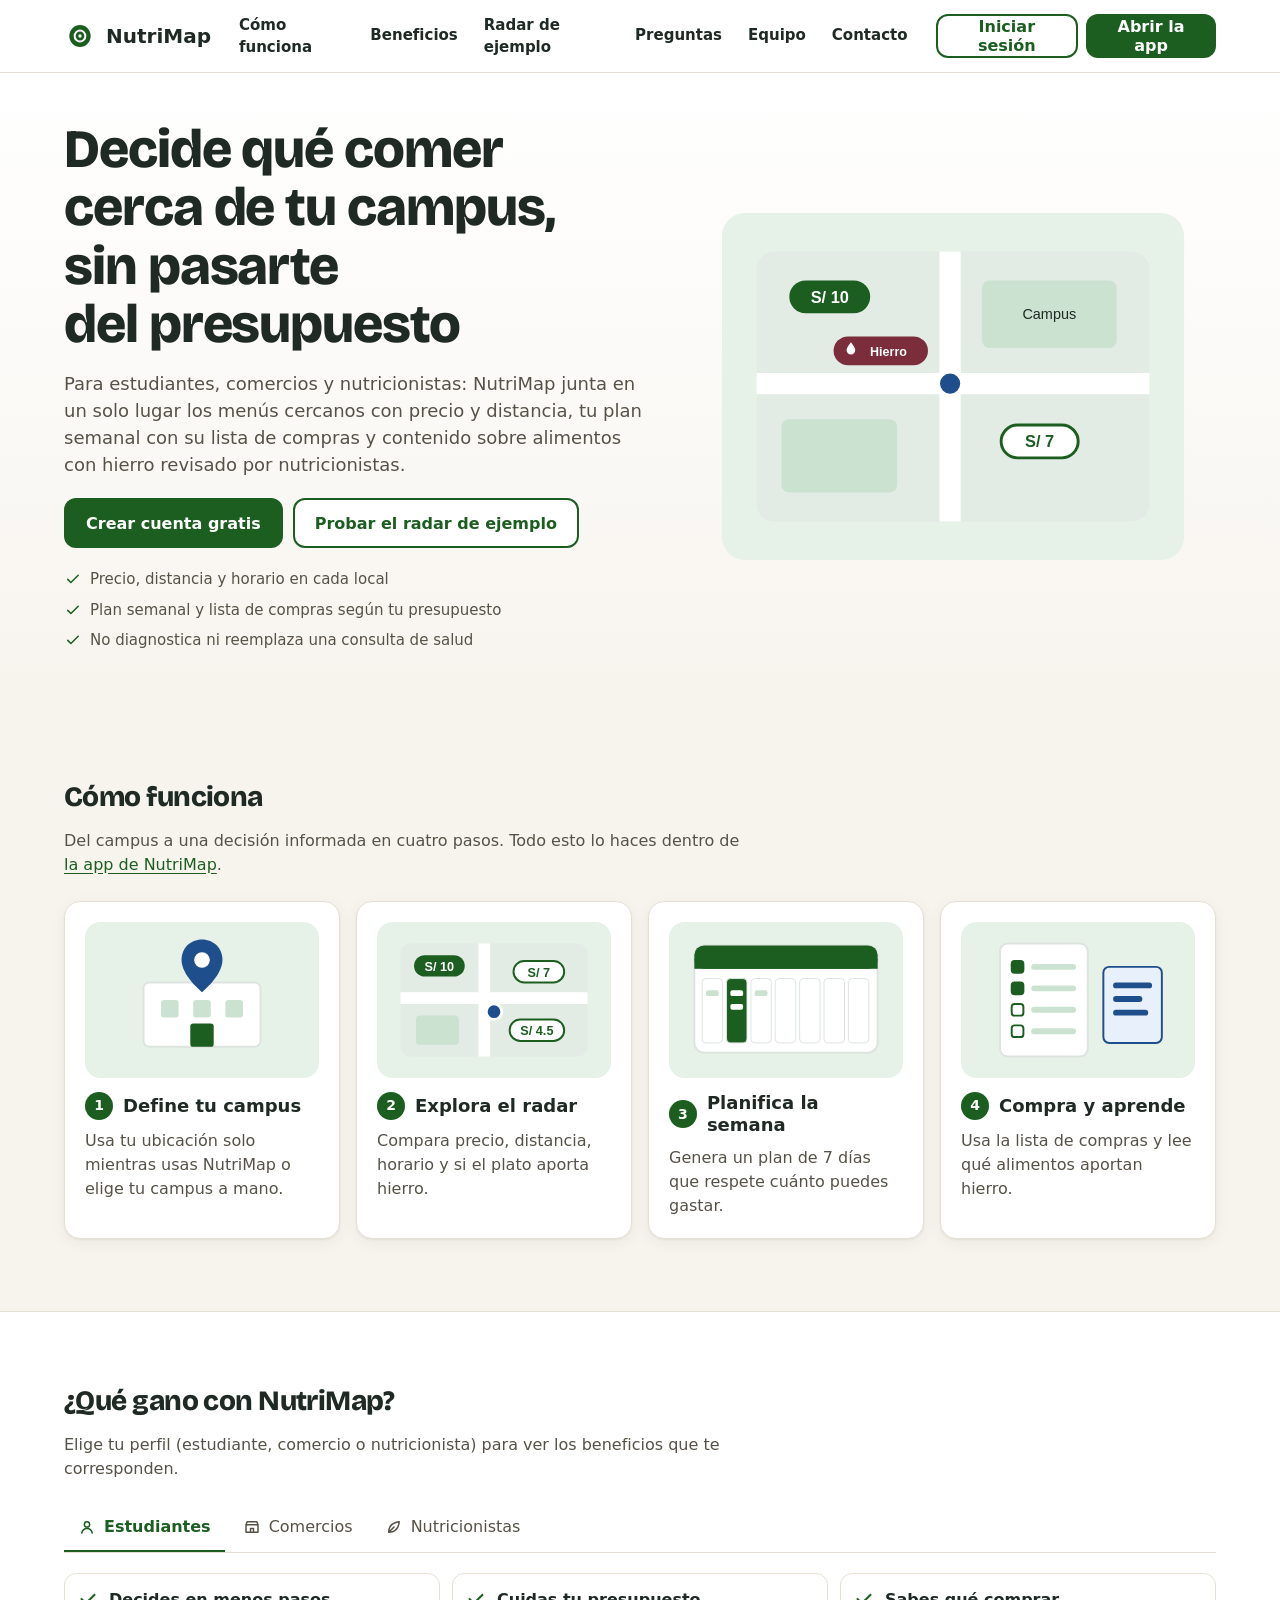
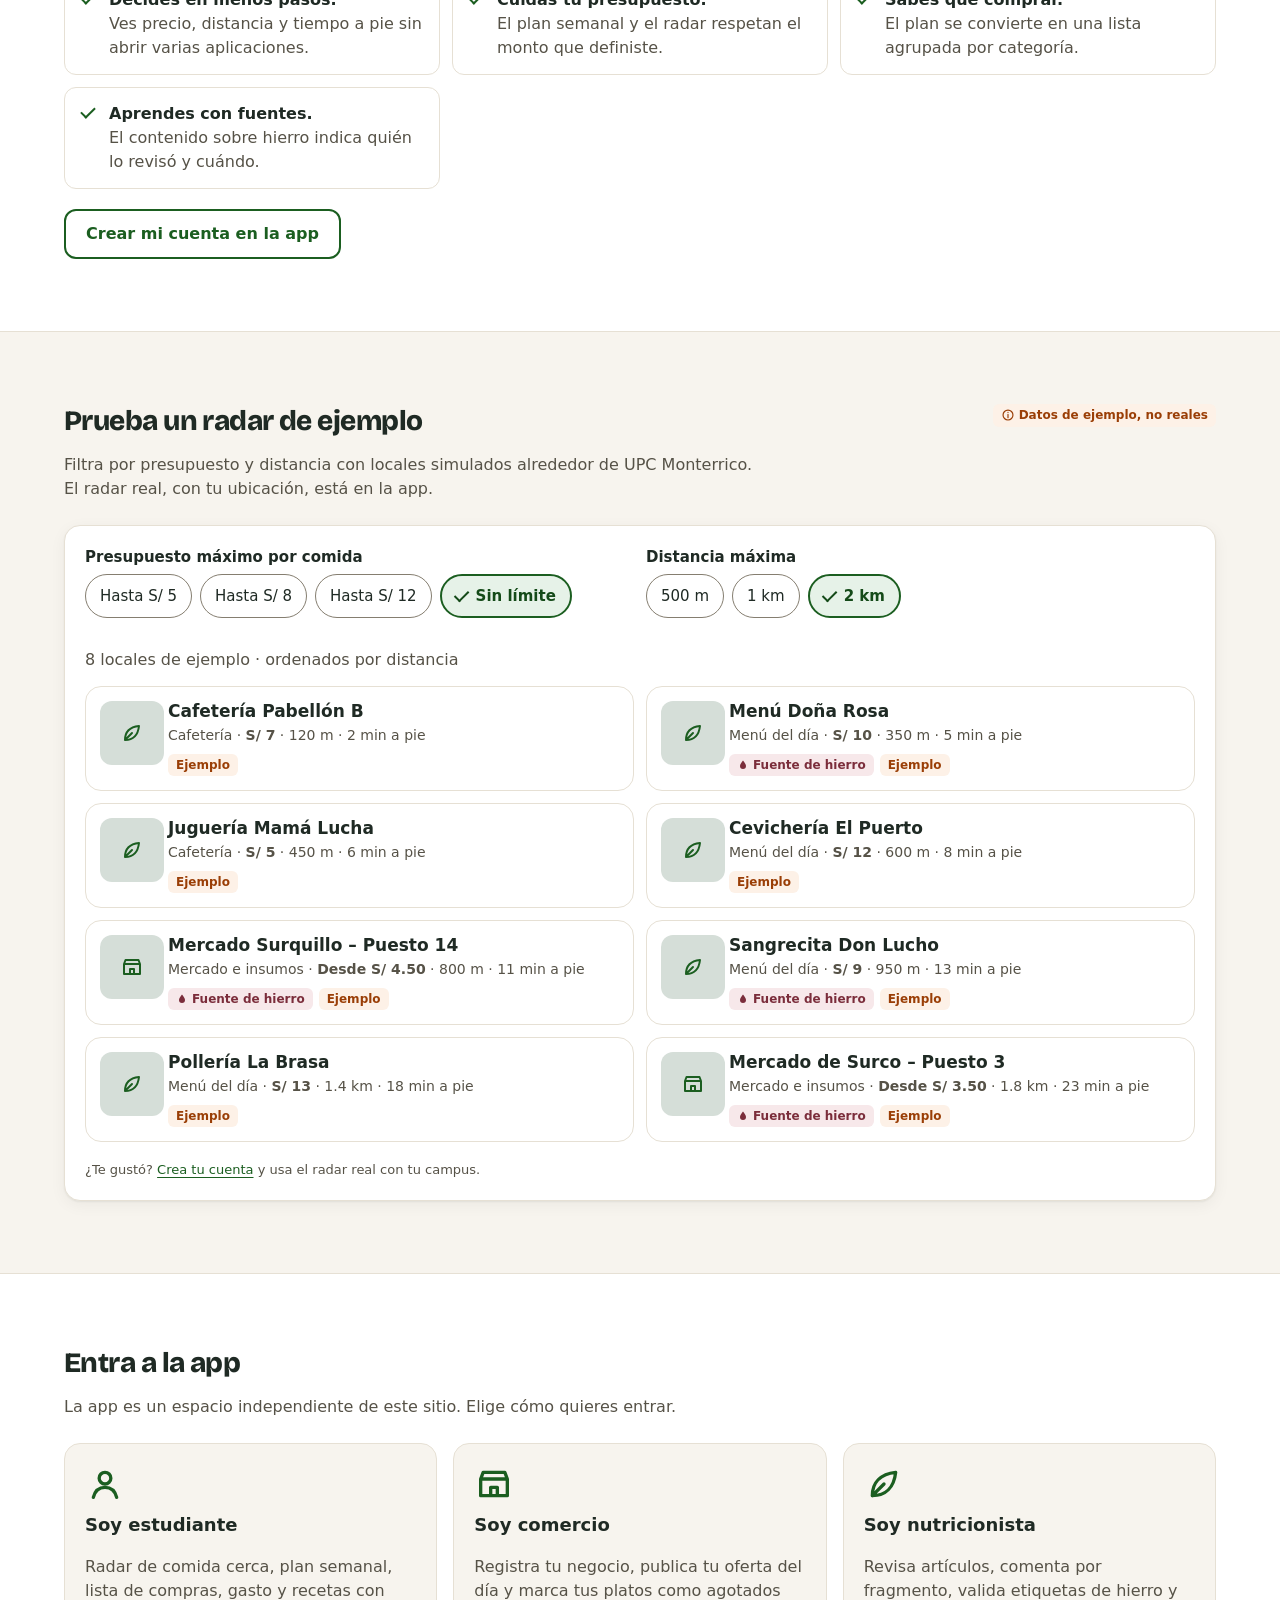
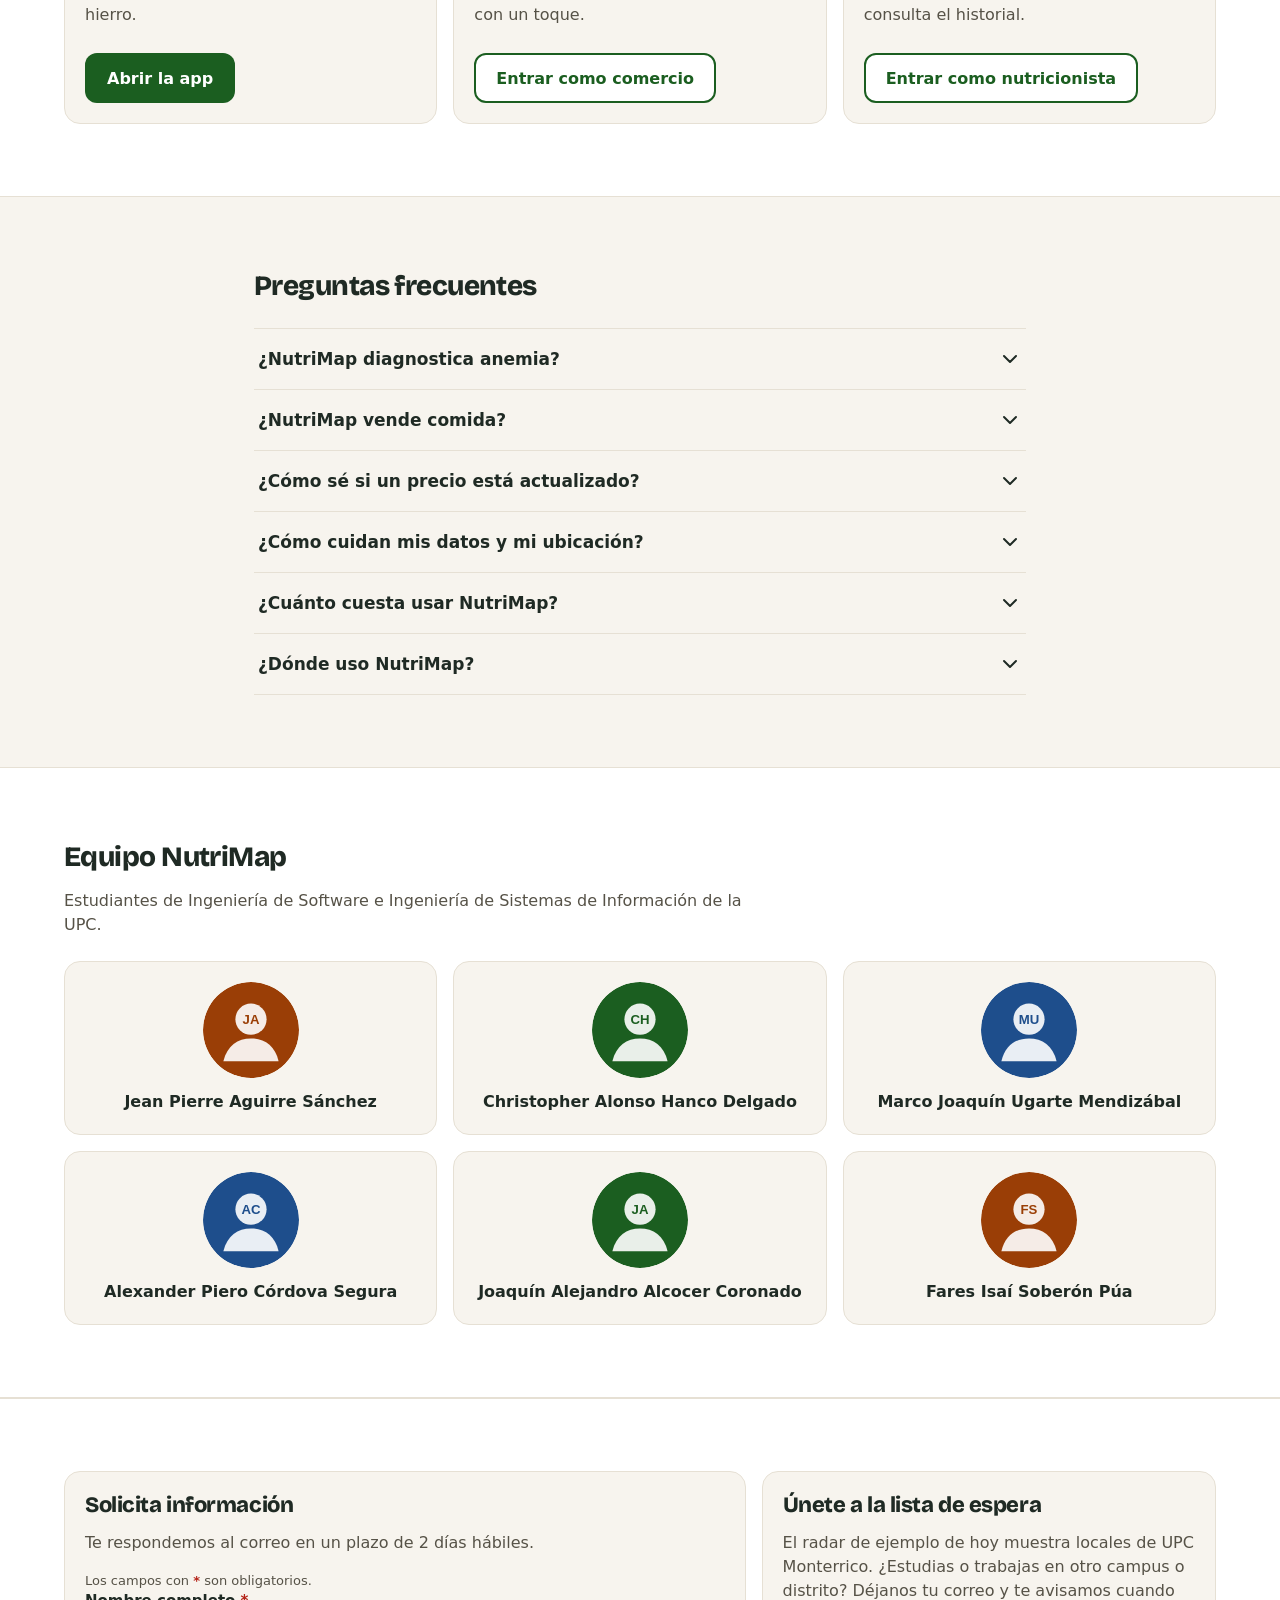
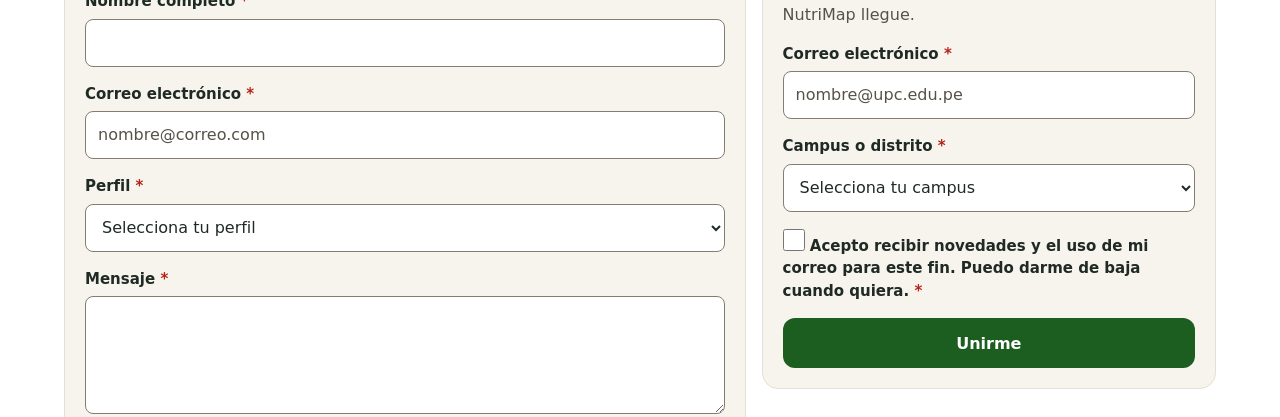
<file: index.html>
<!DOCTYPE html>
<html lang="es-PE">
<head>
  <meta charset="utf-8">
  <meta name="viewport" content="width=device-width, initial-scale=1">
  <title>NutriMap Estudiantil</title>
  <meta http-equiv="refresh" content="0; url=pages/index.html">
  <link rel="icon" href="favicon.ico" sizes="any">
  <link rel="icon" href="assets/icons/favicon.svg" type="image/svg+xml">
  <style>body{font-family:system-ui,Segoe UI,Roboto,Arial,sans-serif;margin:0;min-height:100vh;display:grid;place-items:center;background:#F6F8F7;color:#1F2A24}main{max-width:420px;padding:24px;text-align:center}a{display:block;margin:12px 0;padding:14px 20px;border-radius:12px;font-weight:600;text-decoration:none;border:2px solid #1B5E20;color:#1B5E20;background:#fff}a.p{background:#1B5E20;color:#fff}</style>
</head>
<body>
  <main>
    <h1>NutriMap Estudiantil</h1>
    <p>Te llevamos al sitio informativo. Si no ocurre, elige a dónde ir:</p>
    <a class="p" href="pages/index.html">Sitio informativo (landing)</a>
    <a href="app/index.html">Abrir la app</a>
  </main>
</body>
</html>
</file>
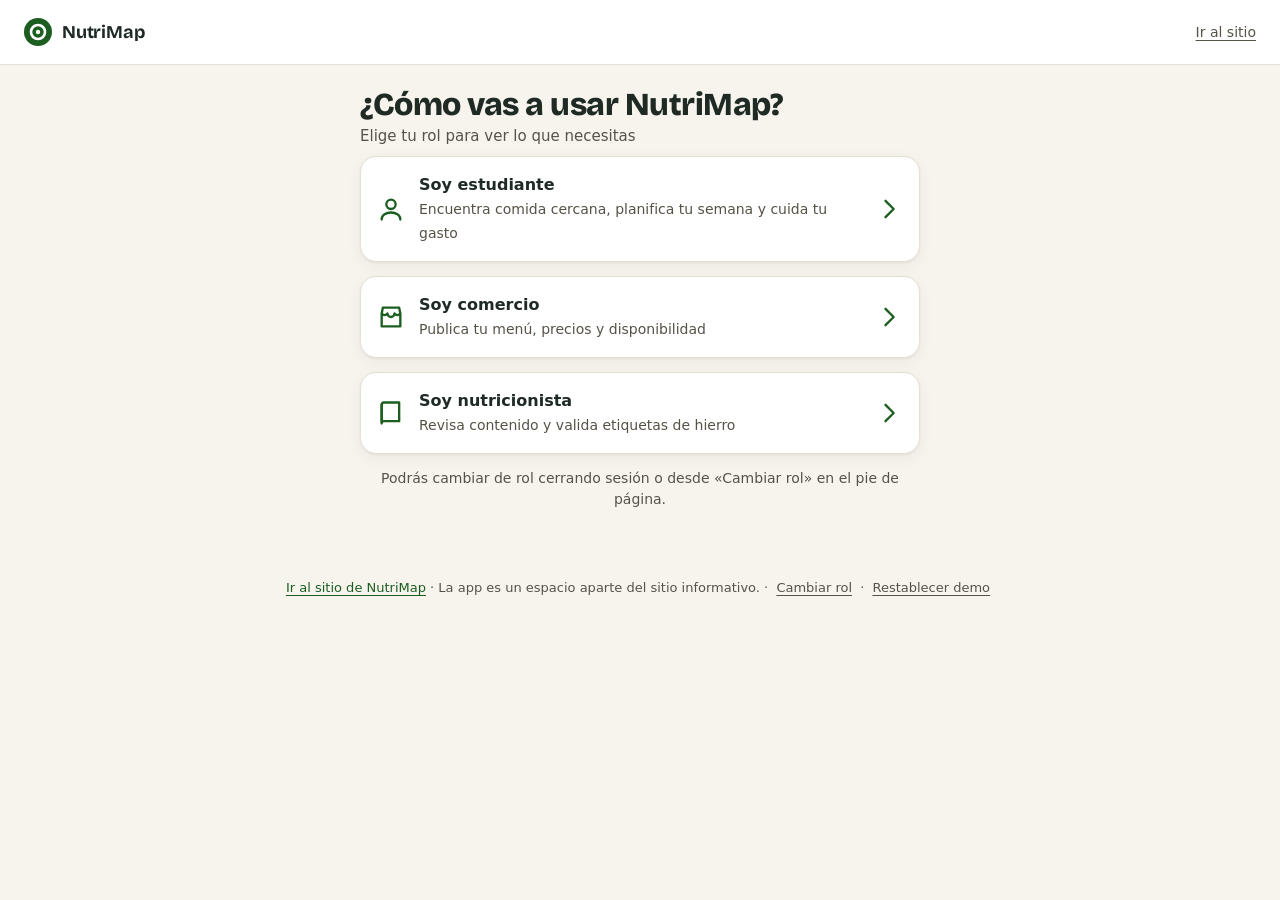
<file: app/index.html>
<!DOCTYPE html>
<html lang="es-PE">
<head>
  <meta charset="utf-8">
  <meta name="viewport" content="width=device-width, initial-scale=1">
  <title>NutriMap Estudiantil · App</title>
  <meta name="description" content="La app de NutriMap: radar de comida cerca del campus, plan semanal, lista de compras y contenido sobre hierro revisado por nutricionistas.">
  <meta name="theme-color" content="#1B5E20">
  <link rel="icon" href="../favicon.ico" sizes="any">
  <link rel="icon" href="../assets/icons/favicon.svg" type="image/svg+xml">
  <link rel="preload" href="../assets/fonts/bricolage-grotesque-latin.woff2" as="font" type="font/woff2" crossorigin>
  <link rel="stylesheet" href="css/app.css">
</head>
<body>
  <!-- Íconos lineales de 2 px sobre rejilla de 24 px (guía 4.1.3). Ninguno va solo: siempre con texto visible o aria-label. -->
  <svg class="sprite" aria-hidden="true" focusable="false">
    <symbol id="i-home" viewBox="0 0 24 24"><path d="M3 11l9-8 9 8v9a1 1 0 0 1-1 1h-5v-6h-6v6H4a1 1 0 0 1-1-1z"/></symbol>
    <symbol id="i-radar" viewBox="0 0 24 24"><circle cx="12" cy="12" r="9"/><circle cx="12" cy="12" r="4"/></symbol>
    <symbol id="i-plan" viewBox="0 0 24 24"><rect x="3" y="5" width="18" height="16" rx="2"/><path d="M3 10h18M8 3v4M16 3v4"/></symbol>
    <symbol id="i-learn" viewBox="0 0 24 24"><path d="M4 5a2 2 0 0 1 2-2h13v16H6a2 2 0 0 0-2 2z"/><path d="M4 19V5"/></symbol>
    <symbol id="i-user" viewBox="0 0 24 24"><circle cx="12" cy="8" r="4"/><path d="M4 21c0-4 4-6 8-6s8 2 8 6"/></symbol>
    <symbol id="i-search" viewBox="0 0 24 24"><circle cx="11" cy="11" r="7"/><path d="M21 21l-5-5"/></symbol>
    <symbol id="i-filter" viewBox="0 0 24 24"><path d="M4 6h16M7 12h10M10 18h4"/></symbol>
    <symbol id="i-map" viewBox="0 0 24 24"><path d="M9 4L3 6v14l6-2 6 2 6-2V4l-6 2z"/><path d="M9 4v14M15 6v14"/></symbol>
    <symbol id="i-list" viewBox="0 0 24 24"><path d="M8 6h13M8 12h13M8 18h13M3 6h.01M3 12h.01M3 18h.01"/></symbol>
    <symbol id="i-star" viewBox="0 0 24 24"><path d="M12 3l2.8 6 6.2.7-4.7 4.3 1.5 6.5-5.8-3.3-5.8 3.3 1.5-6.5L3 9.7 9.2 9z"/></symbol>
    <symbol id="i-starf" viewBox="0 0 24 24"><path fill="currentColor" d="M12 3l2.8 6 6.2.7-4.7 4.3 1.5 6.5-5.8-3.3-5.8 3.3 1.5-6.5L3 9.7 9.2 9z"/></symbol>
    <symbol id="i-share" viewBox="0 0 24 24"><path d="M12 3v12M7 8l5-5 5 5M5 14v6h14v-6"/></symbol>
    <symbol id="i-edit" viewBox="0 0 24 24"><path d="M4 20h4L19 9l-4-4L4 16z"/></symbol>
    <symbol id="i-trash" viewBox="0 0 24 24"><path d="M4 7h16M9 7V4h6v3M6 7l1 13h10l1-13"/></symbol>
    <symbol id="i-close" viewBox="0 0 24 24"><path d="M6 6l12 12M18 6L6 18"/></symbol>
    <symbol id="i-back" viewBox="0 0 24 24"><path d="M15 5l-7 7 7 7"/></symbol>
    <symbol id="i-right" viewBox="0 0 24 24"><path d="M9 5l7 7-7 7"/></symbol>
    <symbol id="i-up" viewBox="0 0 24 24"><path d="M12 19V5M6 11l6-6 6 6"/></symbol>
    <symbol id="i-down" viewBox="0 0 24 24"><path d="M12 5v14M6 13l6 6 6-6"/></symbol>
    <symbol id="i-left" viewBox="0 0 24 24"><path d="M19 12H5M11 6l-6 6 6 6"/></symbol>
    <symbol id="i-pin" viewBox="0 0 24 24"><path d="M12 21s7-6 7-12a7 7 0 0 0-14 0c0 6 7 12 7 12z"/><circle cx="12" cy="9" r="2.5"/></symbol>
    <symbol id="i-clock" viewBox="0 0 24 24"><circle cx="12" cy="12" r="9"/><path d="M12 7v5l3 2"/></symbol>
    <symbol id="i-walk" viewBox="0 0 24 24"><circle cx="13" cy="4.5" r="1.6"/><path d="M10 21l2-6-2.5-2.5L11 8l3 2.5 3 1M12 15l2.5 2.5L15 21M9.5 12.5L7 11l1.5-4"/></symbol>
    <symbol id="i-alert" viewBox="0 0 24 24"><path d="M12 3l10 18H2z"/><path d="M12 10v5M12 18h.01"/></symbol>
    <symbol id="i-info" viewBox="0 0 24 24"><circle cx="12" cy="12" r="9"/><path d="M12 11v6M12 7.5h.01"/></symbol>
    <symbol id="i-check" viewBox="0 0 24 24"><path d="M5 12l5 5 9-10"/></symbol>
    <symbol id="i-refresh" viewBox="0 0 24 24"><path d="M20 11a8 8 0 1 0-2 6M20 4v7h-7"/></symbol>
    <symbol id="i-lock" viewBox="0 0 24 24"><rect x="5" y="11" width="14" height="10" rx="2"/><path d="M8 11V8a4 4 0 0 1 8 0v3"/></symbol>
    <symbol id="i-shop" viewBox="0 0 24 24"><path d="M4 9l1-5h14l1 5M4 9v11h16V9M4 9a3 3 0 0 0 5 0 3 3 0 0 0 6 0 3 3 0 0 0 5 0"/></symbol>
    <symbol id="i-store" viewBox="0 0 24 24"><path d="M4 9l1.5-4h13L20 9M4 9v10h16V9M4 9h16M10 19v-5h4v5"/></symbol>
    <symbol id="i-fe" viewBox="0 0 24 24"><path d="M12 3c3.2 4.4 6 7.8 6 11a6 6 0 0 1-12 0c0-3.2 2.8-6.6 6-11z"/></symbol>
    <symbol id="i-cup" viewBox="0 0 24 24"><path d="M5 9h11v4a5 5 0 0 1-5 5h-1a5 5 0 0 1-5-5zM16 10.5h1.5a2.5 2.5 0 0 1 0 5H15M8 3.5v2.5M11.5 3.5v2.5M4 21h14"/></symbol>
    <symbol id="i-bowl" viewBox="0 0 24 24"><path d="M3 12h18a9 8 0 0 1-18 0zM9 20h6M8 8.5c0-1.4 1-1.9 1-3.3M12 8.5c0-1.4 1-1.9 1-3.3M16 8.5c0-1.4 1-1.9 1-3.3"/></symbol>
    <symbol id="i-leaf" viewBox="0 0 24 24"><path d="M5 19c0-8 5-13 14-14-1 9-6 14-14 14zM5 19l7-7"/></symbol>
    <symbol id="i-flag" viewBox="0 0 24 24"><path d="M5 21V4h12l-2 4 2 4H5"/></symbol>
    <symbol id="i-eye" viewBox="0 0 24 24"><path d="M2 12s4-7 10-7 10 7 10 7-4 7-10 7S2 12 2 12z"/><circle cx="12" cy="12" r="3"/></symbol>
    <symbol id="i-inbox" viewBox="0 0 24 24"><path d="M3 13l3-8h12l3 8v7H3z"/><path d="M3 13h5l1 3h6l1-3h5"/></symbol>
    <symbol id="i-msg" viewBox="0 0 24 24"><path d="M4 5h16v11H9l-5 4z"/></symbol>
    <symbol id="i-history" viewBox="0 0 24 24"><path d="M3 12a9 9 0 1 0 3-6.7L3 8M3 3v5h5M12 7v5l3 2"/></symbol>
    <symbol id="i-plus" viewBox="0 0 24 24"><path d="M12 5v14M5 12h14"/></symbol>
    <symbol id="i-minus" viewBox="0 0 24 24"><path d="M5 12h14"/></symbol>
    <symbol id="i-swap" viewBox="0 0 24 24"><path d="M7 7h12l-3-3M17 17H5l3 3"/></symbol>
    <symbol id="i-dl" viewBox="0 0 24 24"><path d="M12 3v12M7 10l5 5 5-5M5 20h14"/></symbol>
    <symbol id="i-copy" viewBox="0 0 24 24"><rect x="8" y="8" width="11" height="11" rx="2"/><path d="M5 15V6a1 1 0 011-1h9"/></symbol>
    <symbol id="i-external" viewBox="0 0 24 24"><path d="M14 5h5v5M19 5l-8 8M18 14v4a1 1 0 01-1 1H6a1 1 0 01-1-1V7a1 1 0 011-1h4"/></symbol>
    <symbol id="i-gps" viewBox="0 0 24 24"><circle cx="12" cy="12" r="3"/><circle cx="12" cy="12" r="7.5"/><path d="M12 2v2.5M12 19.5V22M2 12h2.5M19.5 12H22"/></symbol>
    <symbol id="i-doc" viewBox="0 0 24 24"><path d="M6 3h9l4 4v14H6z"/><path d="M14 3v5h5M9 13h6M9 17h6"/></symbol>
  </svg>

  <div id="root"></div>

  <div class="snackbar" id="snack" role="status" aria-live="polite" hidden>
    <span id="snack-text"></span>
    <button type="button" class="btn-link" id="snack-act" hidden>Deshacer</button>
    <button type="button" class="icon-btn" id="snack-x" aria-label="Cerrar aviso"><svg class="icon icon-sm" aria-hidden="true"><use href="#i-close"/></svg></button>
  </div>
  <div class="sr-only" id="announcer" aria-live="polite"></div>
  <noscript><p style="padding:24px">Activa JavaScript para usar la app de NutriMap. El sitio informativo funciona sin él: <a href="../pages/index.html">ir al sitio</a>.</p></noscript>

  <script src="js/base.js"></script>
  <script src="js/seed.js"></script>
  <script src="js/core.js"></script>
  <script src="js/model.js"></script>
  <script src="js/student-radar.js"></script>
  <script src="js/student-life.js"></script>
  <script src="js/auth.js"></script>
  <script src="js/biz.js"></script>
  <script src="js/rev.js"></script>
  <script src="js/main.js"></script>
</body>
</html>
</file>
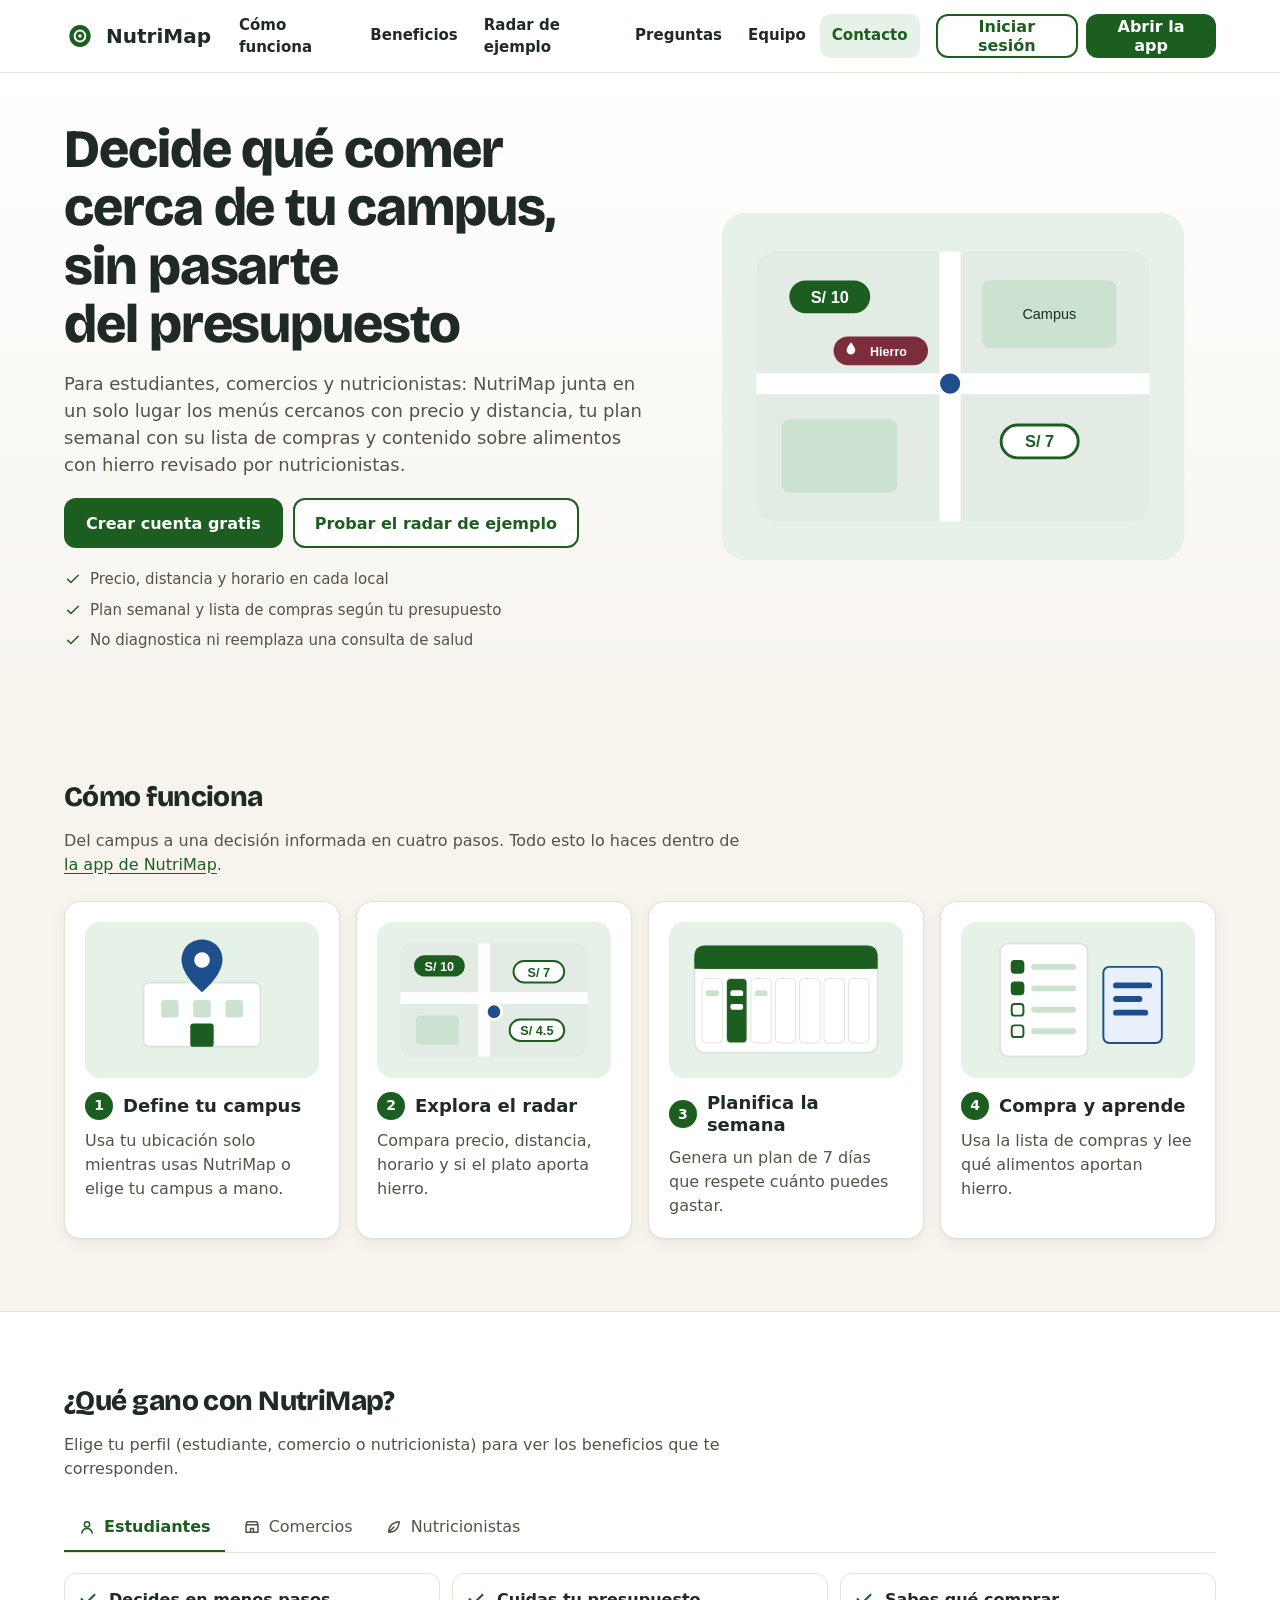
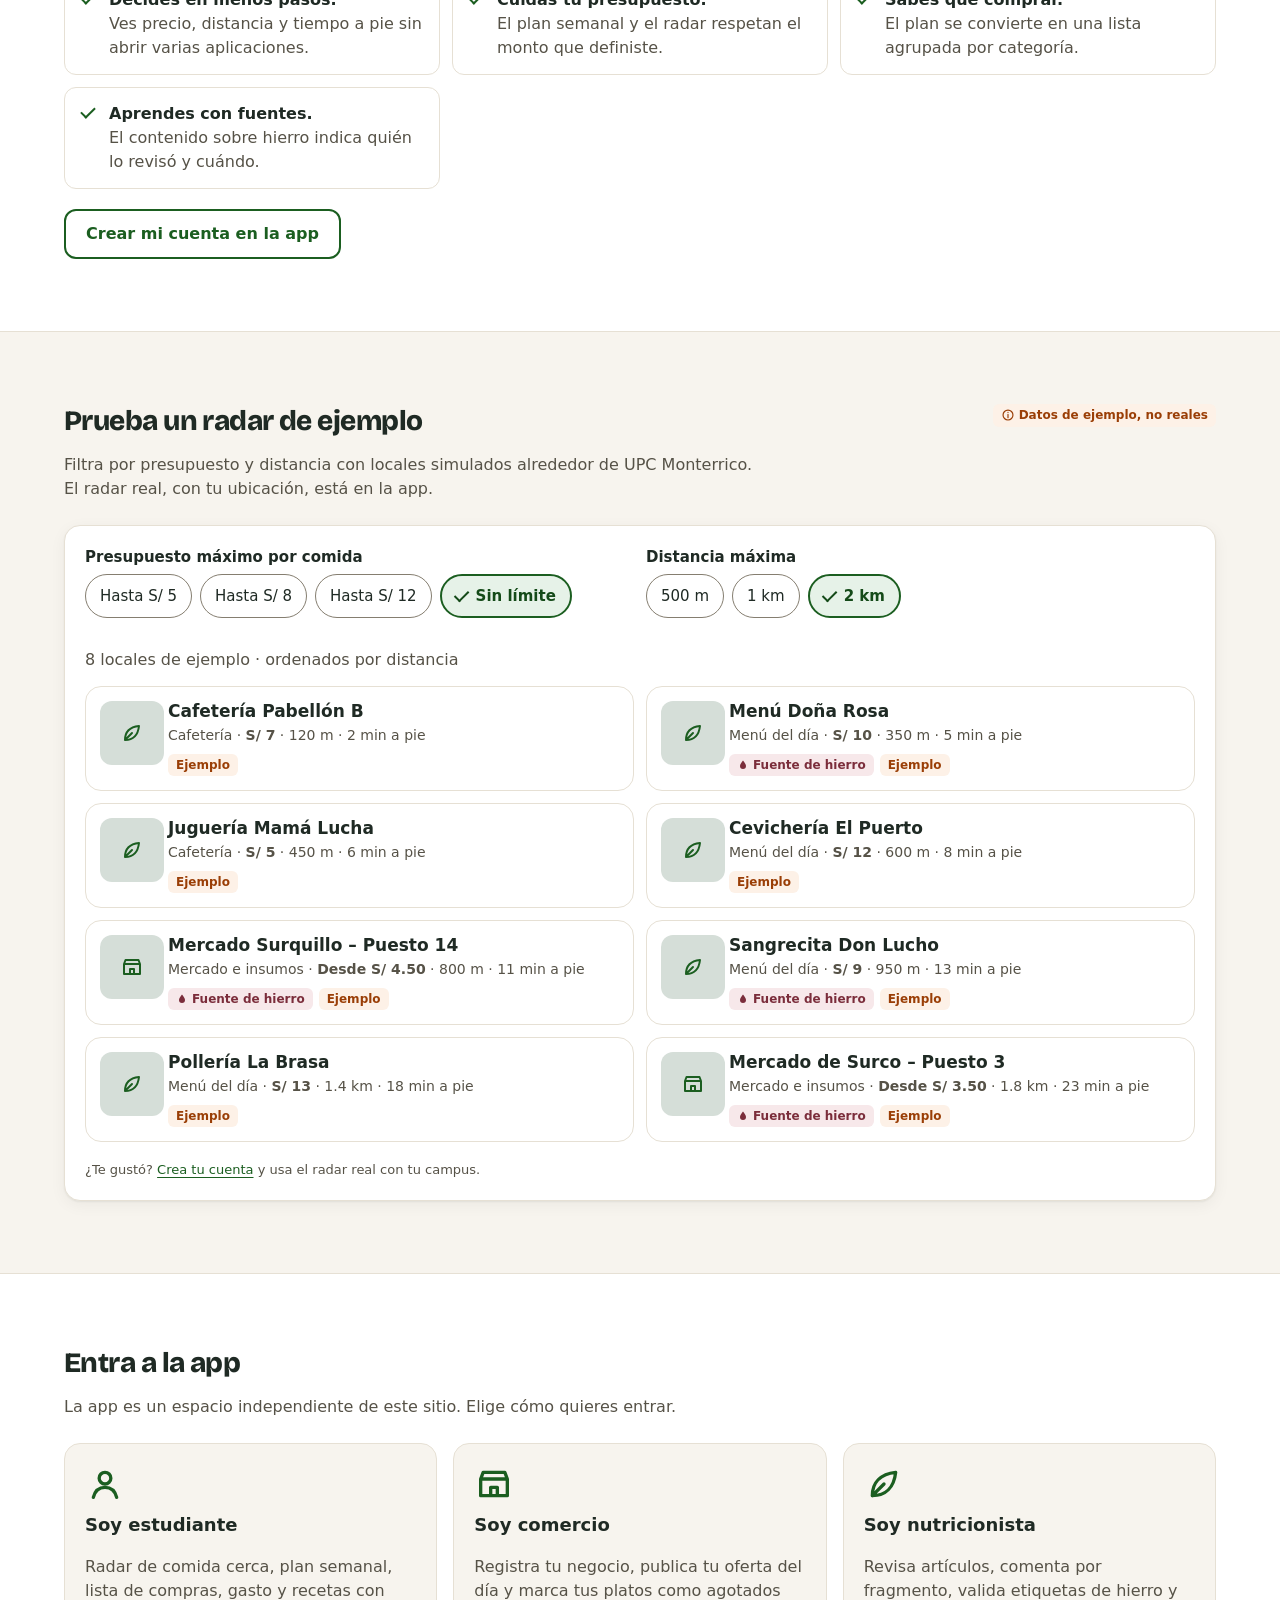
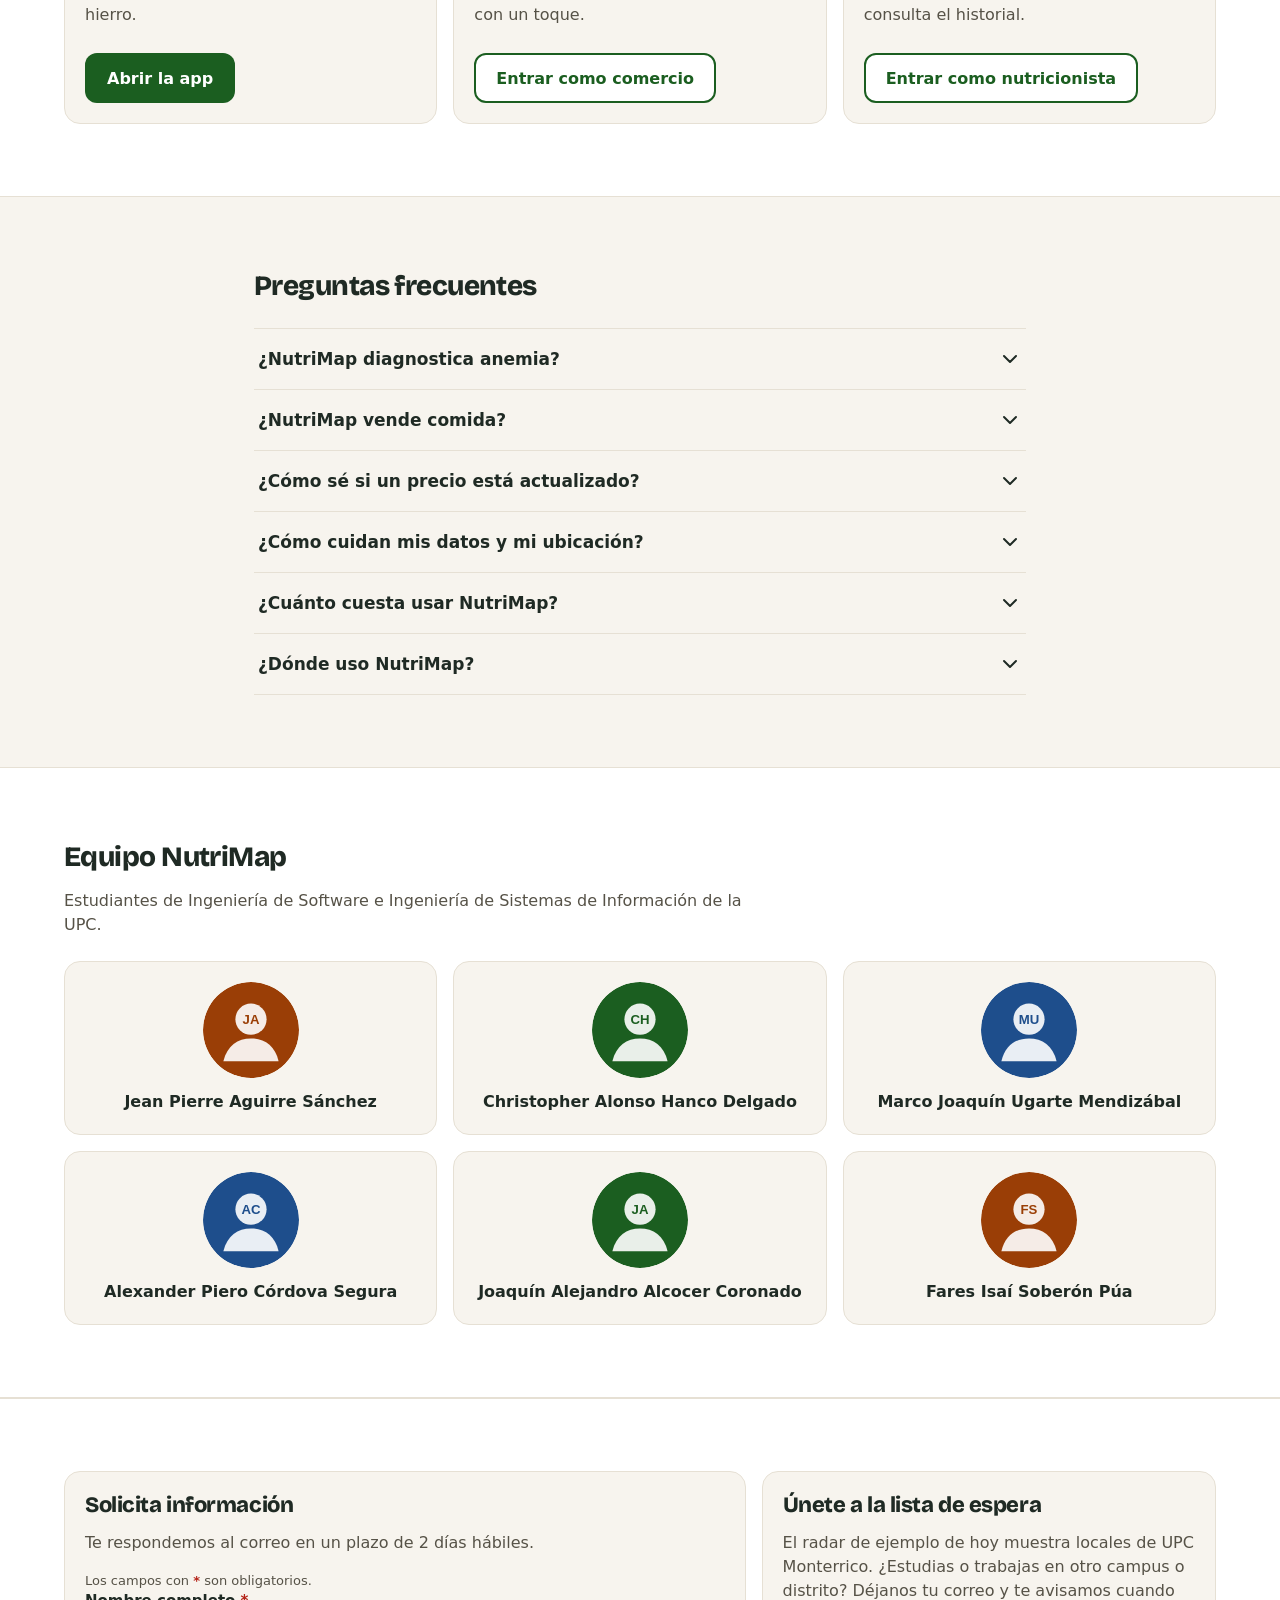
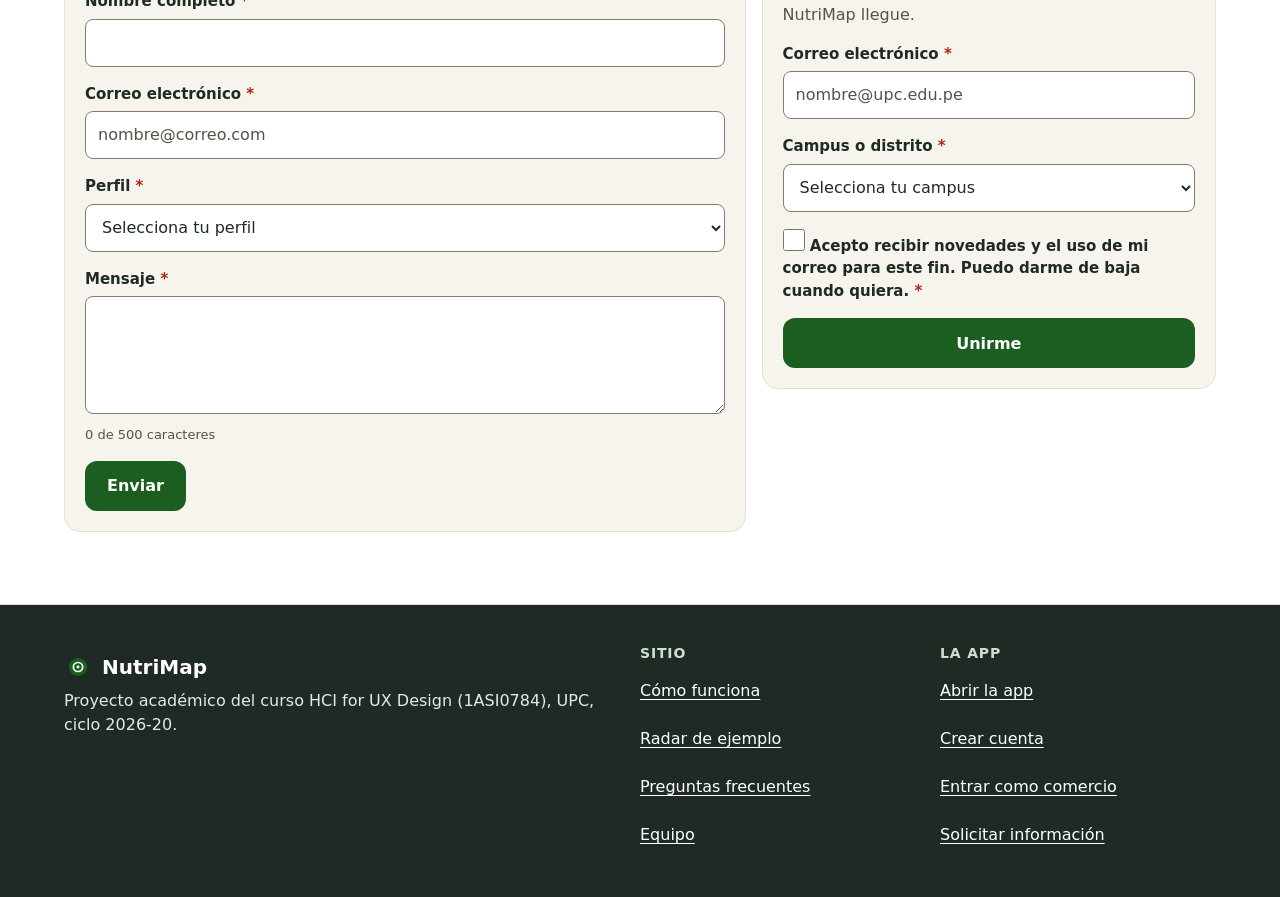
<file: pages/index.html>
<!DOCTYPE html>
<html lang="es-PE">
<head>
  <meta charset="utf-8">
  <meta name="viewport" content="width=device-width, initial-scale=1">
  <title>NutriMap Estudiantil · Come mejor cerca del campus</title>
  <meta name="description" content="NutriMap reúne precios, distancia, planificación semanal y educación sobre hierro para que los estudiantes universitarios decidan qué comer sin salirse de su presupuesto.">
  <meta name="theme-color" content="#1B5E20">
  <link rel="icon" href="../favicon.ico" sizes="any">
  <link rel="icon" href="../assets/icons/favicon.svg" type="image/svg+xml">
  <link rel="preload" href="../assets/fonts/bricolage-grotesque-latin.woff2" as="font" type="font/woff2" crossorigin>
  <link rel="stylesheet" href="../css/styles.css">
  <script defer src="../js/data.js"></script>
  <script defer src="../js/main.js"></script>
</head>
<body>
  <!-- Íconos (Material Symbols Rounded redibujados como SVG lineal de 2 px, rejilla 24 px · 4.1.3) -->
  <svg class="sprite" aria-hidden="true" focusable="false">
    <symbol id="i-menu" viewBox="0 0 24 24"><path d="M4 7h16M4 12h16M4 17h16"/></symbol>
    <symbol id="i-close" viewBox="0 0 24 24"><path d="M6 6l12 12M18 6L6 18"/></symbol>
    <symbol id="i-search" viewBox="0 0 24 24"><circle cx="11" cy="11" r="6.5"/><path d="M16 16l4 4"/></symbol>
    <symbol id="i-filter" viewBox="0 0 24 24"><path d="M4 6h16M7 12h10M10 18h4"/></symbol>
    <symbol id="i-map" viewBox="0 0 24 24"><path d="M9 5L3 7v12l6-2 6 2 6-2V5l-6 2-6-2zM9 5v12M15 7v12"/></symbol>
    <symbol id="i-list" viewBox="0 0 24 24"><path d="M9 7h11M9 12h11M9 17h11M4.5 7h.01M4.5 12h.01M4.5 17h.01"/></symbol>
    <symbol id="i-star" viewBox="0 0 24 24"><path d="M12 4l2.4 5 5.4.6-4 3.7 1.1 5.4L12 16l-4.9 2.7 1.1-5.4-4-3.7 5.4-.6z"/></symbol>
    <symbol id="i-pin" viewBox="0 0 24 24"><path d="M12 21s-6.5-5.6-6.5-11a6.5 6.5 0 0113 0c0 5.4-6.5 11-6.5 11z"/><circle cx="12" cy="10" r="2.3"/></symbol>
    <symbol id="i-clock" viewBox="0 0 24 24"><circle cx="12" cy="12" r="8"/><path d="M12 8v4.5l3 1.8"/></symbol>
    <symbol id="i-walk" viewBox="0 0 24 24"><circle cx="13" cy="4.5" r="1.6"/><path d="M10 21l2-6-2.5-2.5L11 8l3 2.5 3 1M12 15l2.5 2.5L15 21M9.5 12.5L7 11l1.5-4"/></symbol>
    <symbol id="i-check" viewBox="0 0 24 24"><path d="M5 12.5l4.2 4.2L19 7"/></symbol>
    <symbol id="i-alert" viewBox="0 0 24 24"><circle cx="12" cy="12" r="8.5"/><path d="M12 7.5v5.5M12 16.4v.1"/></symbol>
    <symbol id="i-info" viewBox="0 0 24 24"><circle cx="12" cy="12" r="8.5"/><path d="M12 11v5.5M12 7.6v.1"/></symbol>
    <symbol id="i-trash" viewBox="0 0 24 24"><path d="M5 7h14M10 7V5h4v2M7 7l1 12h8l1-12"/></symbol>
    <symbol id="i-edit" viewBox="0 0 24 24"><path d="M5 19l1-4L15.5 5.5a2 2 0 013 3L9 18l-4 1z"/></symbol>
    <symbol id="i-copy" viewBox="0 0 24 24"><rect x="8" y="8" width="11" height="11" rx="2"/><path d="M5 15V6a1 1 0 011-1h9"/></symbol>
    <symbol id="i-up" viewBox="0 0 24 24"><path d="M12 19V5M6 11l6-6 6 6"/></symbol>
    <symbol id="i-down" viewBox="0 0 24 24"><path d="M12 5v14M6 13l6 6 6-6"/></symbol>
    <symbol id="i-left" viewBox="0 0 24 24"><path d="M19 12H5M11 6l-6 6 6 6"/></symbol>
    <symbol id="i-right" viewBox="0 0 24 24"><path d="M5 12h14M13 6l6 6-6 6"/></symbol>
    <symbol id="i-plus" viewBox="0 0 24 24"><path d="M12 5v14M5 12h14"/></symbol>
    <symbol id="i-minus" viewBox="0 0 24 24"><path d="M5 12h14"/></symbol>
    <symbol id="i-chevron" viewBox="0 0 24 24"><path d="M6 9l6 6 6-6"/></symbol>
    <symbol id="i-swap" viewBox="0 0 24 24"><path d="M7 7h12l-3-3M17 17H5l3 3"/></symbol>
    <symbol id="i-external" viewBox="0 0 24 24"><path d="M14 5h5v5M19 5l-8 8M18 14v4a1 1 0 01-1 1H6a1 1 0 01-1-1V7a1 1 0 011-1h4"/></symbol>
    <symbol id="i-user" viewBox="0 0 24 24"><circle cx="12" cy="8.5" r="3.5"/><path d="M5 20c1-4 3.8-6 7-6s6 2 7 6"/></symbol>
    <symbol id="i-store" viewBox="0 0 24 24"><path d="M4 9l1.5-4h13L20 9M4 9v10h16V9M4 9h16M10 19v-5h4v5"/></symbol>
    <symbol id="i-leaf" viewBox="0 0 24 24"><path d="M5 19c0-8 5-13 14-14-1 9-6 14-14 14zM5 19l7-7"/></symbol>
    <symbol id="i-shield" viewBox="0 0 24 24"><path d="M12 3l7 3v5c0 5-3.5 8.5-7 10-3.5-1.5-7-5-7-10V6z"/><path d="M9 12l2 2 4-4"/></symbol>
    <symbol id="i-gps" viewBox="0 0 24 24"><circle cx="12" cy="12" r="3"/><circle cx="12" cy="12" r="7.5"/><path d="M12 2v2.5M12 19.5V22M2 12h2.5M19.5 12H22"/></symbol>
  </svg>

  <a class="skip-link" href="#contenido">Saltar al contenido principal</a>

  <header class="site-header">
    <div class="container header-inner">
      <a class="brand" href="#inicio" aria-label="NutriMap Estudiantil, ir al inicio">
        <img src="../assets/images/logo.svg" alt="" width="32" height="32">
        <span>NutriMap</span>
      </a>

      <button class="menu-toggle" type="button" aria-expanded="false" aria-controls="menu-principal">
        <svg class="icon" aria-hidden="true"><use href="#i-menu"/></svg>
        <span class="menu-toggle-label">Menú</span>
      </button>

      <nav id="menu-principal" class="main-nav" aria-label="Principal">
        <ul>
          <li><a href="#como-funciona">Cómo funciona</a></li>
          <li><a href="#beneficios">Beneficios</a></li>
          <li><a href="#radar">Radar de ejemplo</a></li>
          <li><a href="#faq">Preguntas</a></li>
          <li><a href="#equipo">Equipo</a></li>
          <li><a href="#contacto">Contacto</a></li>
        </ul>
        <div class="nav-actions">
          <a class="btn btn-secondary btn-compact" href="../app/index.html#/ingresar">Iniciar sesión</a>
          <a class="btn btn-primary btn-compact" href="../app/index.html">Abrir la app</a>
        </div>
      </nav>
    </div>
  </header>

  <main id="contenido" tabindex="-1">

    <!-- US37 · Propuesta de valor -->
    <section id="inicio" class="hero" aria-labelledby="hero-title" data-hu="US37">
      <div class="container hero-inner">
        <div class="hero-copy">
          <h1 id="hero-title">Decide qué comer cerca de tu campus, sin pasarte del presupuesto</h1>
          <p class="lead">Para estudiantes, comercios y nutricionistas: NutriMap junta en un solo lugar los menús cercanos con precio y distancia, tu plan semanal con su lista de compras y contenido sobre alimentos con hierro revisado por nutricionistas.</p>
          <div class="hero-actions">
            <a class="btn btn-primary" href="../app/index.html#/registro">Crear cuenta gratis</a>
            <a class="btn btn-secondary" href="#radar">Probar el radar de ejemplo</a>
          </div>
          <ul class="hero-points">
            <li><svg class="icon icon-sm" aria-hidden="true"><use href="#i-check"/></svg>Precio, distancia y horario en cada local</li>
            <li><svg class="icon icon-sm" aria-hidden="true"><use href="#i-check"/></svg>Plan semanal y lista de compras según tu presupuesto</li>
            <li><svg class="icon icon-sm" aria-hidden="true"><use href="#i-check"/></svg>No diagnostica ni reemplaza una consulta de salud</li>
          </ul>
        </div>
        <img class="hero-art" src="../assets/images/hero-ilustracion.svg" width="480" height="360"
             alt="Mapa alrededor del campus con locales marcados por su precio, S/ 10 y S/ 7, una etiqueta de hierro y tu ubicación en el centro.">
      </div>
    </section>

    <!-- US38 · Cómo funciona -->
    <section id="como-funciona" class="section" aria-labelledby="como-title" data-hu="US38">
      <div class="container">
        <header class="section-head">
          <h2 id="como-title">Cómo funciona</h2>
          <p>Del campus a una decisión informada en cuatro pasos. Todo esto lo haces dentro de <a href="../app/index.html">la app de NutriMap</a>.</p>
        </header>
        <ol class="steps">
          <li class="step card">
            <img src="../assets/images/paso-1-campus.svg" width="240" height="160" loading="lazy" alt="Pin de ubicación sobre el edificio del campus.">
            <h3><span class="step-num" aria-hidden="true">1</span>Define tu campus</h3>
            <p>Usa tu ubicación solo mientras usas NutriMap o elige tu campus a mano.</p>
          </li>
          <li class="step card">
            <img src="../assets/images/paso-2-radar.svg" width="240" height="160" loading="lazy" alt="Mapa con locales cercanos marcados por su precio: S/ 10, S/ 7 y S/ 4.50.">
            <h3><span class="step-num" aria-hidden="true">2</span>Explora el radar</h3>
            <p>Compara precio, distancia, horario y si el plato aporta hierro.</p>
          </li>
          <li class="step card">
            <img src="../assets/images/paso-3-plan.svg" width="240" height="160" loading="lazy" alt="Calendario semanal con el martes resaltado y comidas en cada día.">
            <h3><span class="step-num" aria-hidden="true">3</span>Planifica la semana</h3>
            <p>Genera un plan de 7 días que respete cuánto puedes gastar.</p>
          </li>
          <li class="step card">
            <img src="../assets/images/paso-4-compra.svg" width="240" height="160" loading="lazy" alt="Lista de compras con dos productos marcados y un artículo educativo al lado.">
            <h3><span class="step-num" aria-hidden="true">4</span>Compra y aprende</h3>
            <p>Usa la lista de compras y lee qué alimentos aportan hierro.</p>
          </li>
        </ol>
      </div>
    </section>

    <!-- US39 · Beneficios por perfil -->
    <section id="beneficios" class="section section-alt" aria-labelledby="beneficios-title" data-hu="US39">
      <div class="container">
        <header class="section-head">
          <h2 id="beneficios-title">¿Qué gano con NutriMap?</h2>
          <p>Elige tu perfil (estudiante, comercio o nutricionista) para ver los beneficios que te corresponden.</p>
        </header>
        <div class="tabs" data-tabs>
          <div class="tablist" role="tablist" aria-label="Perfil">
            <button role="tab" id="tab-est" aria-controls="panel-est" aria-selected="true">
              <svg class="icon icon-sm" aria-hidden="true"><use href="#i-user"/></svg>Estudiantes</button>
            <button role="tab" id="tab-com" aria-controls="panel-com" aria-selected="false" tabindex="-1">
              <svg class="icon icon-sm" aria-hidden="true"><use href="#i-store"/></svg>Comercios</button>
            <button role="tab" id="tab-nut" aria-controls="panel-nut" aria-selected="false" tabindex="-1">
              <svg class="icon icon-sm" aria-hidden="true"><use href="#i-leaf"/></svg>Nutricionistas</button>
          </div>
          <div role="tabpanel" id="panel-est" aria-labelledby="tab-est" tabindex="0" class="tabpanel">
            <ul class="benefits">
              <li><strong>Decides en menos pasos.</strong> Ves precio, distancia y tiempo a pie sin abrir varias aplicaciones.</li>
              <li><strong>Cuidas tu presupuesto.</strong> El plan semanal y el radar respetan el monto que definiste.</li>
              <li><strong>Sabes qué comprar.</strong> El plan se convierte en una lista agrupada por categoría.</li>
              <li><strong>Aprendes con fuentes.</strong> El contenido sobre hierro indica quién lo revisó y cuándo.</li>
            </ul>
            <a class="btn btn-secondary" href="../app/index.html#/registro">Crear mi cuenta en la app</a>
          </div>
          <div role="tabpanel" id="panel-com" aria-labelledby="tab-com" tabindex="0" class="tabpanel" hidden>
            <ul class="benefits">
              <li><strong>Te encuentran estudiantes cercanos.</strong> Tu local aparece en el radar con precio y distancia.</li>
              <li><strong>Actualizas desde el celular.</strong> Cambias menú, precio y disponibilidad en un solo formulario.</li>
              <li><strong>Avisas cuando se acaba un plato.</strong> Lo marcas como agotado con un toque.</li>
              <li><strong>Corriges datos reportados.</strong> Recibes los reportes de los estudiantes para mantener tu ficha al día.</li>
            </ul>
            <a class="btn btn-secondary" href="../app/index.html#/acceso-rol?r=com">Entrar como comercio</a>
          </div>
          <div role="tabpanel" id="panel-nut" aria-labelledby="tab-nut" tabindex="0" class="tabpanel" hidden>
            <ul class="benefits">
              <li><strong>Revisas antes de publicar.</strong> Ningún contenido educativo sale sin tu aprobación.</li>
              <li><strong>Validas las etiquetas de hierro.</strong> Solo los platos aprobados muestran “Fuente de hierro”.</li>
              <li><strong>Mantienes los límites claros.</strong> Cada artículo lleva el aviso de que NutriMap no diagnostica.</li>
            </ul>
            <a class="btn btn-secondary" href="../app/index.html#/acceso-rol?r=rev">Entrar como nutricionista</a>
          </div>
        </div>
      </div>
    </section>

    <!-- US40 · Radar de ejemplo -->
    <section id="radar" class="section" aria-labelledby="radar-title" data-hu="US40">
      <div class="container">
        <header class="section-head section-head-row">
          <div>
            <h2 id="radar-title">Prueba un radar de ejemplo</h2>
            <p>Filtra por presupuesto y distancia con locales simulados alrededor de UPC Monterrico. El radar real, con tu ubicación, está en la app.</p>
          </div>
          <span class="badge badge-warning"><svg class="icon icon-sm" aria-hidden="true"><use href="#i-info"/></svg>Datos de ejemplo, no reales</span>
        </header>
        <div class="card demo-radar">
          <div class="demo-filters">
            <fieldset class="field">
              <legend>Presupuesto máximo por comida</legend>
              <div class="chip-group" data-demo-group="price">
                <button type="button" class="chip" data-value="5" aria-pressed="false">Hasta S/ 5</button>
                <button type="button" class="chip" data-value="8" aria-pressed="false">Hasta S/ 8</button>
                <button type="button" class="chip" data-value="12" aria-pressed="false">Hasta S/ 12</button>
                <button type="button" class="chip" data-value="" aria-pressed="true">Sin límite</button>
              </div>
            </fieldset>
            <fieldset class="field">
              <legend>Distancia máxima</legend>
              <div class="chip-group" data-demo-group="distance">
                <button type="button" class="chip" data-value="500" aria-pressed="false">500 m</button>
                <button type="button" class="chip" data-value="1000" aria-pressed="false">1 km</button>
                <button type="button" class="chip" data-value="2000" aria-pressed="true">2 km</button>
              </div>
            </fieldset>
          </div>
          <p class="results-count" data-demo-count aria-live="polite"></p>
          <ul class="place-list demo-list" data-demo-list></ul>
          <div class="empty-state" data-demo-empty hidden>
            <svg class="icon icon-lg" aria-hidden="true"><use href="#i-search"/></svg>
            <p data-demo-empty-text></p>
            <div class="empty-actions"><button type="button" class="btn btn-primary btn-compact" data-demo-reset>Restablecer filtro</button></div>
          </div>
          <p class="hint">¿Te gustó? <a href="../app/index.html#/registro">Crea tu cuenta</a> y usa el radar real con tu campus.</p>
        </div>
      </div>
    </section>

    <!-- Acceso a la app (espacio aparte de la landing) -->
    <section id="app" class="section section-alt" aria-labelledby="app-title" data-hu="US37">
      <div class="container">
        <header class="section-head">
          <h2 id="app-title">Entra a la app</h2>
          <p>La app es un espacio independiente de este sitio. Elige cómo quieres entrar.</p>
        </header>
        <ul class="app-entries">
          <li class="card entry">
            <svg class="icon icon-lg" aria-hidden="true"><use href="#i-user"/></svg>
            <h3>Soy estudiante</h3>
            <p>Radar de comida cerca, plan semanal, lista de compras, gasto y recetas con hierro.</p>
            <a class="btn btn-primary" href="../app/index.html">Abrir la app</a>
          </li>
          <li class="card entry">
            <svg class="icon icon-lg" aria-hidden="true"><use href="#i-store"/></svg>
            <h3>Soy comercio</h3>
            <p>Registra tu negocio, publica tu oferta del día y marca tus platos como agotados con un toque.</p>
            <a class="btn btn-secondary" href="../app/index.html#/acceso-rol?r=com">Entrar como comercio</a>
          </li>
          <li class="card entry">
            <svg class="icon icon-lg" aria-hidden="true"><use href="#i-leaf"/></svg>
            <h3>Soy nutricionista</h3>
            <p>Revisa artículos, comenta por fragmento, valida etiquetas de hierro y consulta el historial.</p>
            <a class="btn btn-secondary" href="../app/index.html#/acceso-rol?r=rev">Entrar como nutricionista</a>
          </li>
        </ul>
      </div>
    </section>

    <!-- US43 · Preguntas frecuentes -->
    <section id="faq" class="section" aria-labelledby="faq-title" data-hu="US43">
      <div class="container narrow">
        <header class="section-head">
          <h2 id="faq-title">Preguntas frecuentes</h2>
        </header>
        <div class="accordion" data-accordion>
          <h3><button type="button" aria-expanded="false" aria-controls="faq-1" id="faq-1-btn">¿NutriMap diagnostica anemia?<svg class="icon" aria-hidden="true"><use href="#i-chevron"/></svg></button></h3>
          <div id="faq-1" role="region" aria-labelledby="faq-1-btn" class="accordion-panel" hidden>
            <p>No. NutriMap ofrece información educativa sobre alimentos con hierro y no diagnostica, no reemplaza una evaluación clínica ni recomienda suplementos. Si tienes síntomas, acude a un profesional de salud.</p>
          </div>
          <h3><button type="button" aria-expanded="false" aria-controls="faq-2" id="faq-2-btn">¿NutriMap vende comida?<svg class="icon" aria-hidden="true"><use href="#i-chevron"/></svg></button></h3>
          <div id="faq-2" role="region" aria-labelledby="faq-2-btn" class="accordion-panel" hidden>
            <p>No. Reúne información que publican los comercios y reportan los estudiantes. Compras directamente en el local o el mercado.</p>
          </div>
          <h3><button type="button" aria-expanded="false" aria-controls="faq-3" id="faq-3-btn">¿Cómo sé si un precio está actualizado?<svg class="icon" aria-hidden="true"><use href="#i-chevron"/></svg></button></h3>
          <div id="faq-3" role="region" aria-labelledby="faq-3-btn" class="accordion-panel" hidden>
            <p>Cada local muestra cuándo se actualizó por última vez. Si algo no coincide, puedes reportarlo desde su ficha.</p>
          </div>
          <h3><button type="button" aria-expanded="false" aria-controls="faq-4" id="faq-4-btn">¿Cómo cuidan mis datos y mi ubicación?<svg class="icon" aria-hidden="true"><use href="#i-chevron"/></svg></button></h3>
          <div id="faq-4" role="region" aria-labelledby="faq-4-btn" class="accordion-panel" hidden>
            <p>Pedimos consentimiento antes de guardar tus datos, usamos la ubicación solo mientras usas la app y puedes eliminar tu cuenta en cualquier momento.</p>
          </div>
          <h3><button type="button" aria-expanded="false" aria-controls="faq-5" id="faq-5-btn">¿Cuánto cuesta usar NutriMap?<svg class="icon" aria-hidden="true"><use href="#i-chevron"/></svg></button></h3>
          <div id="faq-5" role="region" aria-labelledby="faq-5-btn" class="accordion-panel" hidden>
            <p>Para estudiantes es gratuito. Los comercios pueden registrarse y publicar su oferta sin costo durante el piloto.</p>
          </div>
          <h3><button type="button" aria-expanded="false" aria-controls="faq-6" id="faq-6-btn">¿Dónde uso NutriMap?<svg class="icon" aria-hidden="true"><use href="#i-chevron"/></svg></button></h3>
          <div id="faq-6" role="region" aria-labelledby="faq-6-btn" class="accordion-panel" hidden>
            <p>En la app web de NutriMap, que es un espacio aparte de este sitio. Desde aquí puedes abrirla con el botón «Abrir la app» y entrar como estudiante, comercio o nutricionista.</p>
          </div>
        </div>
      </div>
    </section>

    <!-- US44 · Equipo (no cuenta dentro de las 30 HU core) -->
    <section id="equipo" class="section section-alt" aria-labelledby="equipo-title" data-hu="US44">
      <div class="container">
        <header class="section-head">
          <h2 id="equipo-title">Equipo NutriMap</h2>
          <p>Estudiantes de Ingeniería de Software e Ingeniería de Sistemas de Información de la UPC.</p>
        </header>
        <ul class="team">
          <li class="card member"><img src="../assets/images/equipo/aguirre.svg" width="96" height="96" loading="lazy" alt=""><h3>Jean Pierre Aguirre Sánchez</h3></li>
          <li class="card member"><img src="../assets/images/equipo/hanco.svg" width="96" height="96" loading="lazy" alt=""><h3>Christopher Alonso Hanco Delgado</h3></li>
          <li class="card member"><img src="../assets/images/equipo/ugarte.svg" width="96" height="96" loading="lazy" alt=""><h3>Marco Joaquín Ugarte Mendizábal</h3></li>
          <li class="card member"><img src="../assets/images/equipo/cordova.svg" width="96" height="96" loading="lazy" alt=""><h3>Alexander Piero Córdova Segura</h3></li>
          <li class="card member"><img src="../assets/images/equipo/alcocer.svg" width="96" height="96" loading="lazy" alt=""><h3>Joaquín Alejandro Alcocer Coronado</h3></li>
          <li class="card member"><img src="../assets/images/equipo/soberon.svg" width="96" height="96" loading="lazy" alt=""><h3>Fares Isaí Soberón Púa</h3></li>
        </ul>
      </div>
    </section>

    <!-- US41 · Solicitud de información · US42 · Lista de espera -->
    <section id="contacto" class="section section-alt" aria-labelledby="contacto-title" data-hu="US41 US42">
      <div class="container contact-layout">
        <div class="card">
          <h2 id="contacto-title">Solicita información</h2>
          <p class="muted">Te respondemos al correo en un plazo de 2 días hábiles.</p>
          <form data-contact-form novalidate>
            <p class="hint">Los campos con <span class="req">*</span> son obligatorios.</p>
            <div class="field">
              <label for="ct-name">Nombre completo <span class="req" aria-hidden="true">*</span></label>
              <input id="ct-name" name="name" type="text" required aria-required="true" autocomplete="name" aria-describedby="ct-name-error">
              <p id="ct-name-error" class="error-msg" hidden></p>
            </div>
            <div class="field">
              <label for="ct-email">Correo electrónico <span class="req" aria-hidden="true">*</span></label>
              <input id="ct-email" name="email" type="email" required aria-required="true" autocomplete="email" placeholder="nombre@correo.com" aria-describedby="ct-email-error">
              <p id="ct-email-error" class="error-msg" hidden></p>
            </div>
            <div class="field">
              <label for="ct-profile">Perfil <span class="req" aria-hidden="true">*</span></label>
              <select id="ct-profile" name="profile" required aria-required="true" aria-describedby="ct-profile-error">
                <option value="">Selecciona tu perfil</option>
                <option value="estudiante">Estudiante</option>
                <option value="comercio">Comercio</option>
                <option value="nutricionista">Nutricionista o bienestar</option>
                <option value="otro">Otro</option>
              </select>
              <p id="ct-profile-error" class="error-msg" hidden></p>
            </div>
            <div class="field">
              <label for="ct-msg">Mensaje <span class="req" aria-hidden="true">*</span></label>
              <textarea id="ct-msg" name="message" rows="4" required aria-required="true" maxlength="500" aria-describedby="ct-msg-count ct-msg-error"></textarea>
              <p id="ct-msg-count" class="hint">0 de 500 caracteres</p>
              <p id="ct-msg-error" class="error-msg" hidden></p>
            </div>
            <button class="btn btn-primary" type="submit">Enviar</button>
            <div class="form-success" data-contact-success role="status" hidden></div>
          </form>
        </div>

        <div class="card waitlist" id="lista-espera" tabindex="-1">
          <h2>Únete a la lista de espera</h2>
          <p class="muted">El radar de ejemplo de hoy muestra locales de UPC Monterrico. ¿Estudias o trabajas en otro campus o distrito? Déjanos tu correo y te avisamos cuando NutriMap llegue.</p>
          <form data-waitlist-form novalidate>
            <div class="field">
              <label for="wl-email">Correo electrónico <span class="req" aria-hidden="true">*</span></label>
              <input id="wl-email" name="email" type="email" required aria-required="true" autocomplete="email" placeholder="nombre@upc.edu.pe" aria-describedby="wl-email-error">
              <p id="wl-email-error" class="error-msg" hidden></p>
            </div>
            <div class="field">
              <label for="wl-campus">Campus o distrito <span class="req" aria-hidden="true">*</span></label>
              <select id="wl-campus" name="campus" required aria-required="true" data-campus-select data-placeholder="Selecciona tu campus" aria-describedby="wl-campus-error"></select>
              <p id="wl-campus-error" class="error-msg" hidden></p>
            </div>
            <div class="field">
              <label class="check"><input type="checkbox" name="consent" required aria-required="true" aria-describedby="wl-consent-error">
                <span>Acepto recibir novedades y el uso de mi correo para este fin. Puedo darme de baja cuando quiera. <span class="req" aria-hidden="true">*</span></span></label>
              <p id="wl-consent-error" class="error-msg" hidden></p>
            </div>
            <button class="btn btn-primary btn-block" type="submit">Unirme</button>
            <div class="form-success" data-waitlist-success role="status" hidden></div>
          </form>
        </div>
      </div>
    </section>
  </main>

  <footer class="site-footer">
    <div class="container footer-inner">
      <div>
        <a class="brand brand-footer" href="#inicio"><img src="../assets/images/logo.svg" alt="" width="28" height="28"><span>NutriMap</span></a>
        <p>Proyecto académico del curso HCI for UX Design (1ASI0784), UPC, ciclo 2026-20.</p>
      </div>
      <nav aria-label="Pie de página">
        <h2 class="footer-title">Sitio</h2>
        <ul>
          <li><a href="#como-funciona">Cómo funciona</a></li>
          <li><a href="#radar">Radar de ejemplo</a></li>
          <li><a href="#faq">Preguntas frecuentes</a></li>
          <li><a href="#equipo">Equipo</a></li>
        </ul>
      </nav>
      <nav aria-label="La app">
        <h2 class="footer-title">La app</h2>
        <ul>
          <li><a href="../app/index.html">Abrir la app</a></li>
          <li><a href="../app/index.html#/registro">Crear cuenta</a></li>
          <li><a href="../app/index.html#/acceso-rol?r=com">Entrar como comercio</a></li>
          <li><a href="#contacto">Solicitar información</a></li>
        </ul>
      </nav>
    </div>
  </footer>

  <div class="snackbar" role="status" aria-live="polite" data-snackbar hidden>
    <span data-snackbar-text></span>
    <button type="button" class="icon-btn icon-btn-inverse" data-snackbar-close aria-label="Cerrar aviso"><svg class="icon icon-sm" aria-hidden="true"><use href="#i-close"/></svg></button>
  </div>
  <div class="sr-only" aria-live="polite" data-announcer></div>

  <noscript><p class="noscript">Activa JavaScript para usar el radar de ejemplo y los formularios. El resto del contenido se puede leer sin él.</p></noscript>
</body>
</html>
</file>
<file: app/css/app.css>
/* NutriMap Estudiantil · estilos de la app
   Tokens de la guía de estilos (4.1): paleta, tipografía, componentes y criterios de accesibilidad visual. */
:root {
  --p: #1B5E20; --p-800: #144A18; --p-50: #E6F2E8; --tx: #1F2A24; --tx2: #565247; --bd: #857E70; --dv: #E6E0D4;
  --bg: #F7F4EE; --sf: #FFFFFF; --n100: #EFEBE3; --info: #1E4E8C; --info-bg: #E8F0FB; --warn: #9A3E06; --warn-bg: #FDF1E7;
  /* Hierro: vino oscuro, distinto del rojo de error (#B42318). Siempre va con la gota y la palabra «hierro». 9.6:1 sobre blanco */
  --fe: #7B2D3B; --fe-bg: #F7E8EA;
  --err: #B42318; --err-bg: #FDECEA; --map: #E8EBDF; --park: #CFE1C8; --bld: #DDD8CB; --overlay: rgba(15, 26, 20, .55);
  --focus: 0 0 0 3px var(--sf), 0 0 0 6px var(--info);
  --r: 12px; --rc: 16px; --shadow: 0 1px 2px rgba(15, 26, 20, .06), 0 4px 16px rgba(15, 26, 20, .05);
  /* Titulares: Bricolage Grotesque (OFL), cálida y con carácter de pizarra, alojada en assets/fonts. Texto: Inter */
  --font-display: "Bricolage Grotesque", "Inter", "Segoe UI", system-ui, sans-serif;
  --font: "Inter", "Segoe UI", system-ui, -apple-system, Roboto, "Helvetica Neue", Arial, sans-serif;
  --hh: 64px; --bn: 72px;
}
*, *::before, *::after { box-sizing: border-box; }
/* «hidden» siempre oculta, aunque el componente declare su propio display (p. ej., .btn-link del snackbar) */
[hidden] { display: none !important; }
* { margin: 0; padding: 0; }
html { -webkit-text-size-adjust: 100%; scroll-padding-top: 80px; }
body { font-family: var(--font); font-size: 16px; line-height: 1.5; color: var(--tx); background: var(--bg); overflow-x: hidden; padding-bottom: var(--bn); -webkit-font-smoothing: antialiased; }
@font-face { font-family: "Bricolage Grotesque"; font-style: normal; font-weight: 600 800; font-display: swap; src: url("../../assets/fonts/bricolage-grotesque-latin.woff2") format("woff2"); }
h1, h2, h3, h4 { line-height: 1.25; }
h1, h2.h3, .h3, .brand span, .big, .stat strong, .empty-state h2 { font-family: var(--font-display); font-weight: 700; letter-spacing: -0.01em; font-optical-sizing: auto; }
h1 { font-size: 22px; font-weight: 800; letter-spacing: -0.015em; } .h3 { font-size: 18px; } .h4 { font-size: 16px; }
a { color: var(--p); text-underline-offset: 3px; } a:hover { color: var(--p-800); }
button, input, select, textarea { font: inherit; color: inherit; }
button { cursor: pointer; }
ul, ol { list-style: none; }
img, svg { max-width: 100%; }
:focus-visible { outline: none; box-shadow: var(--focus); border-radius: 6px; }
.sr-only { position: absolute !important; width: 1px; height: 1px; overflow: hidden; clip: rect(0 0 0 0); white-space: nowrap; }
.skip-link { position: absolute; left: 12px; top: -80px; z-index: 200; background: var(--sf); padding: 12px 16px; border: 2px solid var(--info); border-radius: 8px; font-weight: 600; }
.skip-link:focus { top: 8px; }
.sprite { position: absolute; width: 0; height: 0; overflow: hidden; }
.icon { width: 22px; height: 22px; flex: none; fill: none; stroke: currentColor; stroke-width: 2; stroke-linecap: round; stroke-linejoin: round; }
.icon-xs { width: 14px; height: 14px; } .icon-sm { width: 18px; height: 18px; } .icon-lg { width: 40px; height: 40px; color: var(--tx2); }
.muted { color: var(--tx2); } .small { font-size: 14px; } .big { font-size: 20px; font-weight: 700; } .center { text-align: center; justify-content: center; }
.hint { color: var(--tx2); font-size: 13px; font-weight: 500; margin-top: 4px; } .req { color: var(--err); font-weight: 700; }
.link-like { color: var(--p); text-decoration: underline; font-weight: 600; }
.stack { display: flex; flex-direction: column; gap: 14px; } .narrow { max-width: 560px; width: 100%; margin: 0 auto; }
.row-between { display: flex; align-items: center; justify-content: space-between; gap: 8px; } .wrap { flex-wrap: wrap; }
.row-2 { display: grid; grid-template-columns: 1fr 1fr; gap: 12px; } .row-2 > * { min-width: 0; }
.two-col, .grid-2 { display: grid; gap: 16px; } .two-col > *, .grid-2 > * { min-width: 0; }
.tags { display: flex; flex-wrap: wrap; gap: 6px; }

/* ---------- Encabezado, navegación y estructura ---------- */
.app-header { display: none; position: sticky; top: 0; z-index: 50; background: var(--sf); border-bottom: 1px solid var(--dv); }
.hd-in { max-width: 1280px; margin: 0 auto; padding: 0 24px; min-height: var(--hh); display: flex; align-items: center; gap: 8px; }
.brand { display: inline-flex; align-items: center; gap: 10px; font-weight: 700; font-size: 18px; color: var(--tx); text-decoration: none; margin-right: 16px; min-height: 44px; }
.top-nav { display: flex; gap: 4px; flex: 1; }
.tn-it { display: inline-flex; align-items: center; gap: 6px; padding: 10px 14px; border-radius: 10px; font-size: 15px; font-weight: 600; color: var(--tx2); text-decoration: none; min-height: 44px; }
.tn-it:hover { background: var(--n100); color: var(--tx); } .tn-it.on { background: var(--p-50); color: var(--p); font-weight: 700; }
.hd-right { display: flex; align-items: center; gap: 12px; margin-left: auto; }
.loc-chip { display: flex; align-items: center; gap: 6px; font-size: 14px; color: var(--tx2); text-decoration: none; min-height: 44px; }
.avatar { flex: 0 0 36px; width: 36px; height: 36px; border-radius: 50%; background: var(--p); color: #fff; display: inline-grid; place-items: center; font-weight: 700; font-size: 14px; text-decoration: none; }
.avatar:hover { color: #fff; background: var(--p-800); }
.who { font-size: 14px; font-weight: 600; color: var(--tx2); min-width: 0; max-width: 38vw; overflow: hidden; text-overflow: ellipsis; white-space: nowrap; }
.site-link { font-size: 14px; color: var(--tx2); } .nav-count { background: var(--err); color: #fff; border-radius: 10px; font-size: 12px; font-weight: 700; padding: 0 7px; line-height: 20px; }
.app-main { max-width: 760px; margin: 0 auto; padding: 0 16px 24px; }
.app-main:focus { outline: none; }
.page-head { display: flex; align-items: center; gap: 8px; position: sticky; top: 0; z-index: 40; background: var(--sf); border-bottom: 1px solid var(--dv); margin: 0 -16px 16px; padding: 8px 16px; min-height: 60px; }
.ph-t { flex: 1 1 180px; min-width: 0; } h1:focus, h1:focus-visible { outline: none; box-shadow: none; } .ph-s { font-size: 13px; font-weight: 500; color: var(--tx2); display: flex; flex-wrap: wrap; align-items: center; gap: 6px; }
.ph-a { display: flex; gap: 8px; flex-wrap: wrap; justify-content: flex-end; }
.back-btn { margin-left: -8px; }
.page-body { display: flex; flex-direction: column; gap: 16px; } .page-body > * { min-width: 0; } .table-wrap { max-width: 100%; position: relative; }
.app-foot { max-width: 1280px; margin: 0 auto; padding: 8px 16px 20px; font-size: 13px; color: var(--tx2); text-align: center; }
.bottom-nav { position: fixed; left: 0; right: 0; bottom: 0; z-index: 60; height: var(--bn); background: var(--sf); border-top: 1px solid var(--dv); display: flex; padding: 6px 4px; }
.bn-it { flex: 1; display: flex; flex-direction: column; align-items: center; justify-content: center; gap: 2px; font-size: 12px; font-weight: 600; color: var(--tx2); text-decoration: none; position: relative; }
.bn-it .pill { width: 56px; height: 30px; border-radius: 15px; display: grid; place-items: center; } .bn-it.on { color: var(--p); font-weight: 700; } .bn-it.on .pill { background: var(--p-50); }
.bn-it .nav-count { position: absolute; top: 2px; right: calc(50% - 30px); }

/* ---------- Botones, chips, badges ---------- */
.btn { display: inline-flex; align-items: center; justify-content: center; gap: 8px; min-height: 50px; padding: 0 20px; border-radius: var(--r); border: 2px solid transparent; font-weight: 600; font-size: 16px; text-decoration: none; text-align: center; line-height: 1.2; }
.btn-compact { min-height: 44px; padding: 0 14px; font-size: 15px; } .btn-block { display: flex; width: 100%; }
.btn-primary { background: var(--p); color: #fff; } .btn-primary:hover { background: var(--p-800); color: #fff; }
.btn-secondary { background: var(--sf); color: var(--p); border-color: var(--p); } .btn-secondary:hover { background: var(--p-50); color: var(--p-800); }
.btn-danger { background: var(--err); color: #fff; } .btn-danger:hover { background: #8f1c12; color: #fff; }
.btn:disabled, .btn[aria-disabled="true"], .btn.is-disabled { background: var(--n100); color: var(--tx2); border-color: var(--dv); cursor: not-allowed; pointer-events: none; }
.btn-link { background: none; border: 0; color: var(--p); font-weight: 600; text-decoration: underline; text-underline-offset: 3px; padding: 10px 4px; min-height: 44px; display: inline-flex; align-items: center; gap: 6px; font-size: 15px; }
.btn-link.danger { color: var(--err); } .btn-link.center { display: flex; width: 100%; }
.btn-row { display: flex; flex-wrap: wrap; gap: 12px; } .btn-row.center { justify-content: center; }
.icon-btn { display: inline-grid; place-items: center; width: 48px; height: 48px; border-radius: var(--r); border: 1px solid var(--bd); background: var(--sf); color: var(--tx); text-decoration: none; flex: none; }
.icon-btn:hover { background: var(--n100); } .icon-btn[aria-pressed="true"] { color: var(--p); border-color: var(--p); background: var(--p-50); }
.back-btn { border: 0; background: transparent; }
.chip { display: inline-flex; align-items: center; gap: 6px; min-height: 44px; padding: 0 14px; border-radius: 999px; border: 1px solid var(--bd); background: var(--sf); font-weight: 500; font-size: 15px; text-decoration: none; color: var(--tx); }
.chip:hover { background: var(--n100); }
.chip[aria-pressed="true"] { background: var(--p-50); border: 2px solid var(--p); color: var(--p-800); font-weight: 700; }
.chip[aria-pressed="true"]::before { content: "✓"; font-weight: 700; }
.chip.chip-remove::before, .chip.day::before, .chip.cmp::before { content: none; }
.chip-group { display: flex; flex-wrap: wrap; gap: 8px; }
.chip-radio { position: relative; display: inline-flex; } .chip-radio input { position: absolute; opacity: 0; inset: 0; width: 100%; height: 100%; cursor: pointer; margin: 0; }
.chip-radio span { display: inline-flex; align-items: center; min-height: 44px; padding: 0 14px; border-radius: 999px; border: 1px solid var(--bd); background: var(--sf); font-weight: 500; font-size: 15px; }
.chip-radio input:checked + span { background: var(--p-50); border: 2px solid var(--p); color: var(--p-800); font-weight: 700; } .chip-radio input:checked + span::before { content: "✓ "; white-space: pre; }
.chip-radio input:focus-visible + span { box-shadow: var(--focus); }
.badge { display: inline-flex; align-items: center; gap: 5px; min-height: 22px; padding: 0 8px; border-radius: 11px; font-size: 12px; font-weight: 600; background: var(--n100); color: var(--tx2); white-space: nowrap; }
.badge-info { background: var(--info-bg); color: var(--info); } .badge-success { background: var(--p-50); color: var(--p); } .badge-warning { background: var(--warn-bg); color: var(--warn); } .badge-error { background: var(--err-bg); color: var(--err); }
.badge-dot::before { content: ""; width: 7px; height: 7px; border-radius: 50%; background: currentColor; }

/* ---------- Tarjetas, avisos y estados ---------- */
.card { background: var(--sf); border: 1px solid var(--dv); border-radius: var(--rc); padding: 16px; box-shadow: var(--shadow); }
.notice { display: flex; gap: 10px; padding: 12px 14px; border-radius: var(--r); font-size: 15px; } .notice p { margin: 0; } .notice > div { flex: 1; min-width: 0; } .notice .icon { margin-top: 2px; }
.notice-info { background: var(--info-bg); color: var(--info); } .notice-warning { background: var(--warn-bg); color: var(--warn); } .notice-success { background: var(--p-50); color: var(--p-800); } .notice-error { background: var(--err-bg); color: var(--err); }
.notice a { color: inherit; font-weight: 600; }
/* Ficha de datos de una solicitud (validar etiqueta): etiqueta a la izquierda, valor a la derecha; lo que falta se ve como aviso */
.facts { display: grid; grid-template-columns: max-content 1fr; gap: 8px 16px; margin: 0; }
.facts .fact { display: contents; } .facts dt { color: var(--tx2); font-size: 14px; font-weight: 600; } .facts dd { margin: 0; min-width: 0; overflow-wrap: anywhere; }
.fact-miss { display: inline-flex; gap: 6px; align-items: flex-start; color: var(--warn); font-weight: 600; }
@media (max-width: 420px) { .facts { grid-template-columns: 1fr; gap: 2px; } .facts dd { margin-bottom: 8px; } }
/* Aviso que lleva a otra pantalla (p. ej., reportes nuevos en «Hoy») */
.notice-link { align-items: center; text-decoration: none; } .notice-link:hover { filter: brightness(.97); } .notice-link > .icon:last-child { flex: none; }
/* Lista de tareas secundarias: filas completas de 52 px, fáciles de tocar */
.link-list { display: flex; flex-direction: column; padding: 4px 0; }
.link-list a { display: flex; align-items: center; gap: 12px; min-height: 52px; padding: 6px 16px; color: var(--tx); text-decoration: none; font-weight: 600; border-bottom: 1px solid var(--dv); }
.link-list a:last-child { border-bottom: 0; } .link-list a:hover { background: var(--n100); }
.link-list a > span { flex: 1; display: flex; flex-direction: column; gap: 2px; } .link-list small { font-weight: 500; font-size: 13px; } .link-list .icon { color: var(--p); flex: none; }
/* «Hoy»: control de tres estados por plato, ancho completo y con color según el estado elegido */
.seg-av { display: grid; grid-template-columns: repeat(3, 1fr); gap: 8px; } .seg-av .chip { justify-content: center; padding: 0 8px; }
.seg-av .chip[data-v="pocas"][aria-pressed="true"] { background: var(--warn-bg); border-color: var(--warn); color: var(--warn); }
.seg-av .chip[data-v="agotado"][aria-pressed="true"] { background: var(--err-bg); border-color: var(--err); color: var(--err); }
.dish-today p { margin: 0; line-height: 1.35; }
/* Solicitud de etiqueta plegada: se abre solo para el plato que lo necesita */
.lab-ask > summary { list-style: none; cursor: pointer; display: flex; flex-direction: column; gap: 8px; } .lab-ask > summary::-webkit-details-marker { display: none; }
.lab-ask[open] > summary .link-like { display: none; } .lab-ask[open] > summary { margin-bottom: 12px; } .lab-ask p { margin: 0; }
/* El atajo de teclado no tiene sentido en pantallas táctiles */
@media (hover: none) { .kbd-hint { display: none; } }

/* ---------- Áreas de toque (WCAG 2.5.8) ---------- */
/* El nombre del local cubre toda la tarjeta; favoritos y Comparar quedan por encima y siguen siendo botones propios */
.place { position: relative; } .place-title::after { content: ""; position: absolute; inset: 0; border-radius: inherit; }
.place-title:focus-visible { outline: none; } .place-title:focus-visible::after { outline: 3px solid var(--p); outline-offset: 2px; }
.place-actions { position: relative; z-index: 1; }
.app-foot a { display: inline-flex; align-items: center; min-height: 44px; }
.app-foot .foot-reset { font-size: 13px; font-weight: 500; color: var(--tx2); padding: 0 4px; }

/* ---------- Plan: semana completa en escritorio (W03) ---------- */
.plan-layout { display: grid; gap: 16px; } .plan-layout > * { min-width: 0; }
.week-grid, .plan-aside { display: none; }
.day-title { margin-top: 4px; }
.week-grid { grid-template-columns: 96px repeat(7, minmax(0, 1fr)); border: 1px solid var(--dv); border-radius: var(--r); background: var(--sf); overflow: hidden; }
.wg-corner, .wg-day, .wg-slot, .wg-cell { padding: 8px 10px; border-bottom: 1px solid var(--dv); border-left: 1px solid var(--dv); }
.wg-corner, .wg-slot { border-left: 0; }
.wg-day { min-height: 48px; background: var(--n100); border-top: 0; border-right: 0; font: inherit; font-weight: 700; font-size: 14px; color: var(--tx); cursor: pointer; display: flex; flex-direction: column; align-items: center; justify-content: center; text-transform: capitalize; }
.wg-day small { font-weight: 600; font-size: 12px; color: var(--p); text-transform: none; }
.wg-day:hover { background: var(--p-50); } .wg-day[aria-pressed="true"] { background: var(--p); color: #fff; } .wg-day[aria-pressed="true"] small { color: #fff; }
.wg-corner { background: var(--n100); }
.wg-slot { font-size: 13px; font-weight: 700; color: var(--tx2); display: flex; align-items: center; }
.wg-cell { display: flex; flex-direction: column; gap: 2px; font-size: 13px; line-height: 1.3; min-width: 0; }
.wg-cell.on { background: var(--p-50); } .wg-name { font-weight: 600; overflow-wrap: anywhere; } .wg-meta { color: var(--tx2); } .wg-iron { color: var(--info); font-weight: 600; }
.week-grid > :nth-last-child(-n + 8) { border-bottom: 0; }
.pa-list { list-style: none; display: flex; flex-direction: column; } .pa-list li { display: flex; justify-content: space-between; gap: 12px; padding: 8px 0; border-bottom: 1px solid var(--dv); font-size: 15px; } .pa-list li:last-child { border-bottom: 0; }

/* ---------- Revisor: bandeja al costado del detalle (W06) ---------- */
.rev-split { display: grid; gap: 16px; } .rev-split > * { min-width: 0; } .rev-split .rev-rail { display: none; }
.rail-list { list-style: none; display: flex; flex-direction: column; }
.rail-list a { display: flex; flex-direction: column; gap: 2px; min-height: 52px; padding: 8px 12px; border-radius: 8px; color: var(--tx); text-decoration: none; }
.rail-list a:hover { background: var(--n100); } .rail-list a[aria-current="page"] { background: var(--p-50); box-shadow: inset 0 0 0 2px var(--p); }
.rail-list strong { font-size: 14px; line-height: 1.3; } .rail-list span { font-size: 13px; color: var(--tx2); }

@media (min-width: 1024px) {
  .plan-layout { grid-template-columns: minmax(0, 1fr) 320px; align-items: start; }
  .plan-main .week-grid { display: grid; } .plan-layout .plan-aside { display: flex; position: sticky; top: 80px; } .plan-main .day-chips, .plan-main .plan-links-mobile { display: none; }
  .plan-main .meals { grid-template-columns: repeat(3, minmax(0, 1fr)); align-items: stretch; }
}
/* La bandeja lateral del revisor necesita ancho para convivir con el artículo y su lista de verificación */
@media (min-width: 1280px) {
  .rev-split { grid-template-columns: 300px minmax(0, 1fr); align-items: start; } .rev-split .rev-rail { display: flex; position: sticky; top: 80px; max-height: calc(100vh - 100px); overflow: auto; }
  .rev-split .narrow { margin: 0; max-width: 640px; }
}
/* El título de la página se alinea con su contenido cuando la página es una columna angosta */
@media (min-width: 768px) {
  .app-main:has(.page-body > .narrow:only-child) .page-head, .app-main:has(.page-body > form.narrow:only-child) .page-head { max-width: 560px; margin-left: auto; margin-right: auto; width: 100%; }
}
/* Radar en escritorio: el mapa ocupa la altura de la ventana (W01) */
@media (min-width: 1280px) { .results .res-map .map { height: calc(100vh - 120px) !important; min-height: 520px; } } /* !important: NM.mapHtml fija el alto en línea para móvil */
.form-alert { padding: 12px 14px; border-radius: var(--r); background: var(--err-bg); color: var(--err); font-weight: 600; font-size: 15px; } .form-alert.is-info { background: var(--info-bg); color: var(--info); } .form-alert a { color: inherit; }
.empty-state { text-align: center; padding: 28px 16px; background: var(--sf); border: 1px dashed var(--bd); border-radius: var(--rc); display: flex; flex-direction: column; align-items: center; gap: 10px; }
.empty-state .icon-lg { margin: 0 auto; }
.skeleton { height: 92px; background: linear-gradient(90deg, var(--n100), #fff, var(--n100)); background-size: 200% 100%; animation: sk 1.2s linear infinite; }
@keyframes sk { to { background-position: -200% 0; } }
.demo-box { background: var(--n100); box-shadow: none; } .demo-box code { background: #fff; padding: 1px 6px; border-radius: 6px; font-size: 13px; }
.demo-box ul { display: grid; gap: 4px; margin-top: 6px; } .row-link { display: flex; align-items: center; justify-content: space-between; min-height: 48px; padding: 8px 0; border-top: 1px solid var(--dv); text-decoration: none; font-weight: 600; }

/* ---------- Formularios ---------- */
.field { display: flex; flex-direction: column; gap: 6px; border: 0; min-width: 0; } .field > label, legend { font-size: 14px; font-weight: 600; padding: 0; } legend { margin-bottom: 6px; }
fieldset.field { padding: 0; }
input[type="text"], input[type="email"], input[type="password"], input[type="tel"], input[type="search"], input[type="time"], select, textarea {
  width: 100%; min-height: 48px; padding: 10px 14px; border: 1px solid var(--bd); border-radius: 10px; background: var(--sf); font-size: 16px; }
textarea { resize: vertical; min-height: 84px; line-height: 1.4; }
input:focus, select:focus, textarea:focus { outline: none; border: 2px solid var(--info); box-shadow: 0 0 0 3px var(--info-bg); padding: 9px 13px; }
[aria-invalid="true"] { border: 2px solid var(--err) !important; padding: 9px 13px; }
.error-msg { display: flex; gap: 6px; align-items: flex-start; font-size: 13px; font-weight: 600; color: var(--err); } .error-msg[hidden] { display: none; }
.input-prefix { display: flex; } .input-prefix > span { display: grid; place-items: center; padding: 0 14px; background: var(--n100); border: 1px solid var(--bd); border-right: 0; border-radius: 10px 0 0 10px; font-weight: 600; color: var(--tx2); }
.input-prefix input { border-radius: 0 10px 10px 0; } .input-action { display: flex; gap: 8px; align-items: center; } .input-action .btn-link { flex: none; }
.input-icon { position: relative; } .input-icon .icon { position: absolute; left: 12px; top: 50%; transform: translateY(-50%); color: var(--tx2); } .input-icon input { padding-left: 42px; }
.check, .radio { display: flex; align-items: flex-start; gap: 12px; min-height: 44px; padding: 8px 0; cursor: pointer; line-height: 1.35; }
.check input, .radio input { width: 24px; height: 24px; margin-top: 0; flex: none; accent-color: var(--p); }
.radio-list { display: flex; flex-direction: column; } .radio-list.card { padding: 4px 16px; } .radio .hint, .check .hint { display: block; margin-top: 0; }
.pass-rules { display: flex; flex-wrap: wrap; gap: 4px 14px; font-size: 13px; color: var(--tx2); font-weight: 500; }
.pass-rules li::before { content: "○ "; } .pass-rules li.is-ok { color: var(--p); font-weight: 700; } .pass-rules li.is-ok::before { content: "✓ "; }
.switch-row .hint { display: block; margin-top: 0; } .switch-row { display: flex; align-items: center; justify-content: space-between; gap: 12px; min-height: 52px; padding: 4px 0; }
.switch { display: inline-flex; align-items: center; gap: 10px; min-height: 44px; background: none; border: 0; font-size: 13px; font-weight: 600; color: var(--tx2); padding: 0; }
.switch::after { content: ""; width: 46px; height: 26px; border-radius: 13px; background: radial-gradient(circle at 13px 50%, #fff 9px, transparent 10px), var(--bd); flex: none; }
.switch[aria-checked="true"] { color: var(--p); } .switch[aria-checked="true"]::after { background: radial-gradient(circle at 33px 50%, #fff 9px, transparent 10px), var(--p); }
.switch { flex-direction: row-reverse; }

/* ---------- Pestañas y segmentado ---------- */
.tabs { display: flex; flex-wrap: wrap; border-bottom: 1px solid var(--dv); gap: 2px; margin-bottom: 4px; }
.tabs a { display: inline-flex; align-items: center; min-height: 48px; padding: 0 12px; font-size: 15px; font-weight: 500; color: var(--tx2); text-decoration: none; border-bottom: 3px solid transparent; margin-bottom: -1px; }
.tabs a:hover { background: var(--n100); } .tabs a[aria-current="page"] { color: var(--p); font-weight: 700; border-bottom-color: var(--p); }
.segmented { display: inline-flex; border: 1.5px solid var(--bd); border-radius: 12px; overflow: hidden; }
.segmented button { display: inline-flex; align-items: center; gap: 6px; min-height: 44px; padding: 0 12px; background: var(--sf); border: 0; font-size: 14px; font-weight: 600; color: var(--tx2); }
.segmented button[aria-pressed="true"] { background: var(--p-50); color: var(--p); }
.progress { height: 10px; border-radius: 5px; background: var(--n100); overflow: hidden; } .progress-bar { display: block; height: 100%; background: var(--p); border-radius: 5px; } .progress.is-over .progress-bar { background: var(--err); }
.stepper { display: inline-flex; flex-wrap: wrap; align-items: center; gap: 4px; } .step { font-size: 12px; font-weight: 600; padding: 2px 8px; border-radius: 11px; background: var(--n100); color: var(--tx2); } .step.on { background: var(--warn-bg); color: var(--warn); } .step-sep { color: var(--tx2); }

/* ---------- Radar, tarjetas de local y mapa ---------- */
.radar { display: grid; gap: 12px; } .radar-main { display: flex; flex-direction: column; gap: 12px; min-width: 0; }
.filters-panel { display: none; } .filters .f-row { display: flex; justify-content: space-between; align-items: center; } .f-title { font-size: 18px; } .filters { display: flex; flex-direction: column; gap: 14px; }
.chips-row { display: flex; flex-wrap: wrap; gap: 8px; align-items: center; } .filters-btn { font-weight: 600; }
.res-bar { display: flex; flex-wrap: wrap; align-items: center; justify-content: space-between; gap: 8px; } .res-count { font-weight: 600; color: var(--tx2); font-size: 14px; } .res-ctl { display: flex; gap: 8px; align-items: center; } .res-ctl select { width: auto; min-height: 44px; }
.cmp-bar { display: flex; flex-wrap: wrap; align-items: center; justify-content: space-between; gap: 8px 16px; padding: 10px 14px; border: 2px solid var(--p); border-radius: var(--r); background: var(--p-50); } .cmp-bar[hidden] { display: none; } .cmp-bar p { font-weight: 600; color: var(--p-800); }
.results[data-view="list"] .res-map, .results[data-view="map"] .res-list { display: none; } .results { display: grid; gap: 12px; }
.place-list { display: grid; gap: 12px; }
.place { display: grid; grid-template-columns: auto 1fr auto; gap: 12px; align-items: start; padding: 12px; }
.place-thumb { width: 56px; height: 56px; border-radius: 10px; background: #ECE6DA; display: grid; place-items: center; color: var(--tx2); } .place-thumb .icon { width: 28px; height: 28px; }
.place-main { min-width: 0; display: flex; flex-direction: column; gap: 4px; } .place-main h3 { font-size: 17px; } .place-title { color: var(--tx); text-decoration: none; font-weight: 700; } .place-title:hover { text-decoration: underline; color: var(--p); }
.place-meta { font-size: 14px; color: var(--tx2); } .place-upd { font-size: 13px; color: var(--tx2); display: flex; align-items: center; gap: 4px; font-weight: 500; }
.place-actions { display: flex; flex-direction: column; gap: 8px; align-items: flex-end; }
.place:not(:has(.place-thumb)) { grid-template-columns: 1fr auto; }
.place-photo { border-radius: var(--r); overflow: hidden; background: var(--map); } .place-photo svg { display: block; width: 100%; height: auto; } .place-photo figcaption { font-size: 13px; color: var(--tx2); padding: 6px 10px; background: var(--sf); }
.stats { display: grid; grid-template-columns: repeat(3, 1fr); gap: 8px; } .stat { background: var(--sf); border: 1px solid var(--dv); border-radius: var(--r); padding: 10px 6px; text-align: center; display: flex; flex-direction: column; } .stat strong { font-size: 18px; } .stat span { font-size: 13px; color: var(--tx2); }
.menu-today { padding: 4px 16px; } .menu-today li { display: flex; justify-content: space-between; align-items: center; gap: 8px; padding: 10px 0; border-bottom: 1px solid var(--dv); } .menu-today li:last-child { border: 0; } .menu-today small { display: block; color: var(--tx2); font-size: 13px; }
.map { position: relative; overflow: hidden; border-radius: var(--r); height: 300px; background: var(--map); border: 1px solid var(--dv); }
.map-canvas { position: absolute; inset: 0; transition: transform .2s; transform-origin: center;
  background: linear-gradient(#fff, #fff) 0 56% / 100% 10px no-repeat, linear-gradient(#fff, #fff) 50% 0 / 10px 100% no-repeat, linear-gradient(var(--park), var(--park)) 6% 8% / 26% 22% no-repeat,
    linear-gradient(var(--bld), var(--bld)) 88% 12% / 18% 18% no-repeat, linear-gradient(var(--bld), var(--bld)) 10% 86% / 22% 12% no-repeat, linear-gradient(var(--park), var(--park)) 82% 80% / 20% 16% no-repeat, var(--map); }
.map-campus { position: absolute; left: 36%; top: 6%; font-size: 12px; font-weight: 600; color: var(--tx2); background: rgba(255, 255, 255, .85); padding: 2px 6px; border-radius: 6px; }
.map-you { position: absolute; left: 50%; top: 56%; width: 16px; height: 16px; border-radius: 50%; background: var(--info); border: 3px solid #fff; transform: translate(-50%, -50%); box-shadow: 0 0 0 6px rgba(30, 78, 140, .2); } .map-you span { position: absolute; top: 18px; left: -2px; font-size: 11px; font-weight: 700; color: var(--info); }
.pin { position: absolute; transform: translate(-50%, -50%); min-height: 32px; min-width: 44px; background: var(--sf); border: 2px solid var(--p); color: var(--p); border-radius: 16px; padding: 3px 9px; font-size: 13px; font-weight: 700; white-space: nowrap; }
.pin.is-sel { background: var(--p); color: #fff; z-index: 2; } .pin:focus-visible { z-index: 3; }
.biz-pin { position: absolute; transform: translate(-50%, -50%); background: var(--p); color: #fff; border-radius: 16px; padding: 4px 10px; font-size: 13px; font-weight: 700; white-space: nowrap; box-shadow: 0 0 0 4px rgba(27, 94, 32, .25); }
.map-route { position: absolute; inset: 0; width: 100%; height: 100%; } .map-zoom { position: absolute; right: 8px; top: 8px; display: flex; flex-direction: column; gap: 6px; }
.move-pad { display: grid; grid-template-columns: repeat(3, 48px); grid-template-areas: ". up ." "left . right" ". down ."; gap: 6px; justify-content: center; } .move-pad .up { grid-area: up; } .move-pad .left { grid-area: left; } .move-pad .right { grid-area: right; } .move-pad .down { grid-area: down; }
.table-wrap { overflow-x: auto; } .cmp-table { width: 100%; border-collapse: collapse; min-width: 480px; background: var(--sf); border: 1px solid var(--dv); border-radius: var(--r); font-size: 15px; }
.cmp-table th, .cmp-table td { text-align: left; vertical-align: top; padding: 10px 12px; border-bottom: 1px solid var(--dv); } .cmp-table thead th { background: var(--n100); } .cmp-table tbody th { color: var(--tx2); width: 110px; }

/* ---------- Plan, lista, gasto y aprendizaje ---------- */
.big-action { display: flex; flex-direction: column; gap: 6px; text-decoration: none; color: var(--tx); } .big-action:hover { background: var(--p-50); color: var(--tx); } .big-ic { width: 40px; height: 40px; border-radius: 12px; background: var(--p); color: #fff; display: grid; place-items: center; }
.day-chips { display: flex; gap: 6px; justify-content: space-between; } .chip.day { flex: 1; flex-direction: column; gap: 0; padding: 0 4px; min-height: 56px; border-radius: 12px; justify-content: center; } .chip.day span { font-size: 12px; font-weight: 600; }
.meals { display: grid; gap: 12px; } .meal { display: flex; flex-direction: column; gap: 6px; } .meal-name { font-size: 16px; font-weight: 600; } .meal-empty { border-style: dashed; } .meal-actions { display: flex; justify-content: space-between; }
.shop-group h2 { margin-bottom: 4px; color: var(--tx2); } .shop-item { display: flex; align-items: center; gap: 10px; border-bottom: 1px solid var(--dv); } .shop-item:last-child { border: 0; } .shop-item .check { flex: 1; align-items: center; }
.shop-name { display: flex; flex-direction: column; } .shop-name small { color: var(--p); font-weight: 700; font-size: 12px; } .is-done .shop-text, .strike { text-decoration: line-through; color: var(--tx2); } .shop-price { font-weight: 700; }
.shop-item.edit input { flex: 1; } .shop-item.edit { padding: 6px 0; }
.share-prev pre { white-space: pre-wrap; font: 14px/1.5 var(--font); margin-top: 6px; max-height: 240px; overflow: auto; }
.spend-list li { display: grid; grid-template-columns: 44px 1fr auto auto; gap: 8px; align-items: center; padding: 6px 0; border-bottom: 1px solid var(--dv); } .spend-list li:last-child { border: 0; }
.article-body h2 { font-size: 20px; margin: 16px 0 6px; } .article-body p { font-size: 17px; line-height: 1.6; } .article-body.size-large p { font-size: 20px; } .article-body.size-xlarge p { font-size: 24px; } .article-body.size-large h2 { font-size: 23px; } .article-body.size-xlarge h2 { font-size: 27px; }
.text-size { display: flex; flex-wrap: wrap; align-items: center; gap: 8px; } .source a { font-weight: 600; } .bullets li { padding: 4px 0; } .bullets li::before { content: "• "; } .steps-list { list-style: decimal; padding: 14px 16px 14px 36px; display: grid; gap: 6px; } .steps-list li { padding-left: 4px; }
.checks { display: grid; gap: 6px; } .checks li { display: flex; gap: 8px; align-items: center; font-size: 15px; color: var(--tx2); } .checks .icon { color: var(--p); } .hero-img { width: 100%; height: auto; border-radius: var(--rc); background: var(--p-50); }
.role { display: flex; align-items: center; gap: 14px; text-decoration: none; color: var(--tx); } .role > span { flex: 1; } .role.on { border: 2px solid var(--p); background: var(--p-50); } .role .icon { color: var(--p); width: 28px; height: 28px; }
.dup { margin-top: -6px; }

/* ---------- Revisión ---------- */
.inbox-item { text-decoration: none; color: var(--tx); gap: 6px; } .inbox-item:hover { border-color: var(--p); } .para { gap: 8px; } .para-text { font-size: 17px; line-height: 1.6; }
.cmt { background: var(--warn-bg); border-radius: var(--r); padding: 10px 12px; } .cmt .muted { color: var(--warn); } .check-miss { border: 2px solid var(--err); border-radius: var(--r); padding: 4px 12px 8px; }
.timeline { display: grid; gap: 16px; } .timeline li { display: flex; gap: 12px; align-items: flex-start; } .timeline .dot { width: 12px; height: 12px; border-radius: 50%; background: var(--p); margin-top: 6px; flex: none; }

/* ---------- Diálogos y aviso temporal ---------- */
.dlg { border: 0; padding: 0; background: var(--sf); color: var(--tx); max-height: 90vh; overflow: auto; } .dlg::backdrop { background: var(--overlay); }
.dlg.sheet { position: fixed; margin: auto 0 0; width: 100%; max-width: 100%; border-radius: 20px 20px 0 0; }
.dlg.alert { width: calc(100% - 32px); max-width: 480px; border-radius: 16px; }
.dlg-in { padding: 16px; display: flex; flex-direction: column; gap: 12px; } .dlg-head { display: flex; align-items: center; justify-content: space-between; gap: 8px; } .dlg-head h2 { font-size: 20px; } .dlg-sub { margin-top: -6px; } .dlg-body { display: flex; flex-direction: column; gap: 12px; }
.snackbar { position: fixed; left: 12px; right: 12px; bottom: calc(var(--bn) + 12px); z-index: 120; max-width: 560px; margin: 0 auto; background: #1F2A24; color: #fff; border-radius: 10px; padding: 8px 8px 8px 16px; display: flex; align-items: center; gap: 8px; font-size: 14px; box-shadow: var(--shadow); } .snackbar[hidden] { display: none; }
.snackbar span { flex: 1; } .snackbar .btn-link { color: #B9E6C0; } .snackbar .icon-btn { background: transparent; border: 0; color: #fff; width: 44px; height: 44px; }

@media (min-width: 768px) {
  body { padding-bottom: 0; } .app-header { display: block; } .bottom-nav { display: none; }
  h1 { font-size: 32px; } .app-main { max-width: 1000px; padding: 8px 24px 48px; } .app-main.wide { max-width: 1280px; }
  .page-head { position: static; background: none; border: 0; margin: 12px 0 8px; padding: 0; } .ph-s { font-size: 15px; } .back-btn { margin-left: -12px; }
  .snackbar { bottom: 16px; } .dlg.sheet { margin: auto; width: 520px; border-radius: 16px; } .stats.two { grid-template-columns: 1fr 1fr; }
  .two-col { grid-template-columns: 3fr 2fr; align-items: start; } .grid-2 { grid-template-columns: 1fr 1fr; align-items: start; }
  .tabs a { padding: 0 18px; } .place-list.cols { grid-template-columns: 1fr 1fr; }
}
@media (min-width: 1024px) {
  .radar { grid-template-columns: 280px 1fr; align-items: start; } .filters-panel { display: block; position: sticky; top: 80px; } .filters-btn { display: none; }
}
@media (min-width: 1280px) {
  .results[data-view] { grid-template-columns: minmax(0, 1fr) minmax(0, 1fr); align-items: start; }
  .results[data-view="list"] .res-map, .results[data-view="map"] .res-list { display: block; } .res-map { position: sticky; top: 80px; } .res-map .map { height: 560px; } .segmented { display: none; }
  .results .empty-state, .results .skeleton { grid-column: 1 / -1; }
}
@media (prefers-reduced-motion: reduce) { * { animation: none !important; transition: none !important; scroll-behavior: auto !important; } }
@media (forced-colors: active) { .chip[aria-pressed="true"], .tabs a[aria-current="page"], .tn-it.on, .bn-it.on { outline: 2px solid CanvasText; } }

@media (max-width: 1099px) { .site-link, .loc-chip .link-like { display: none; } .loc-chip span:first-of-type { max-width: 150px; overflow: hidden; text-overflow: ellipsis; white-space: nowrap; } }
@media (max-width: 899px) { .loc-chip span { display: none; } .brand span { display: none; } .brand { margin-right: 4px; } .tn-it { padding: 10px 9px; } .hd-in { padding: 0 12px; } }

/* ---------- Hierro: lo que hace a NutriMap distinto, visible en el mapa, las tarjetas y los filtros ---------- */
.badge-fe { background: var(--fe-bg); color: var(--fe); gap: 4px; padding-left: 6px; } .badge-fe .icon { fill: currentColor; stroke: none; }
.pin { display: inline-flex; align-items: center; justify-content: center; gap: 3px; }
.pin.is-iron { background: var(--fe); border-color: var(--fe); color: #fff; padding-left: 7px; } .pin.is-iron .icon { fill: currentColor; stroke: none; }
.pin.is-iron.is-sel { box-shadow: 0 0 0 3px var(--sf), 0 0 0 5px var(--fe); }
.map-legend { display: flex; flex-wrap: wrap; gap: 6px 16px; font-size: 13px; color: var(--tx2); } .map-legend > span { display: inline-flex; align-items: center; gap: 6px; }
.lg-pin { display: inline-flex; align-items: center; gap: 2px; min-height: 22px; padding: 0 7px; border-radius: 11px; border: 2px solid var(--p); color: var(--p); background: var(--sf); font-size: 11px; font-weight: 700; }
.lg-pin.lg-fe { background: var(--fe); border-color: var(--fe); color: #fff; } .lg-pin .icon { fill: currentColor; stroke: none; width: 11px; height: 11px; }
.chip.chip-fe .icon { color: var(--fe); } .chip.chip-fe::before { content: none; }
.chip.chip-fe[aria-pressed="true"] { background: var(--fe-bg); border-color: var(--fe); color: var(--fe); }
.chip.chip-fe[aria-pressed="true"] .icon { fill: currentColor; }
.wg-iron { color: var(--fe); }

/* Superficies del navegador con la paleta */
::selection { background: #CFE5D2; color: var(--tx); } input, textarea { caret-color: var(--p); }

/* Una sola marca: el rol va como etiqueta, no como otro nombre de producto */
.role-tag { font-family: var(--font); margin-left: 8px; padding: 2px 8px; border-radius: 999px; background: var(--p-50); color: var(--p-800); font-size: 12px; font-weight: 700; letter-spacing: .01em; white-space: nowrap; }

/* Revisión de artículo en pasos: leer y comentar, verificar, decidir */
.step-n { display: inline-grid; place-items: center; width: 24px; height: 24px; margin-right: 8px; border-radius: 50%; background: var(--p); color: #fff; font-size: 14px; font-weight: 700; vertical-align: middle; }
.decide { padding-top: 12px; border-top: 1px solid var(--dv); }
</file>
<file: css/styles.css>
/* NutriMap Estudiantil · Landing Page
   Tokens tomados de la guía de estilos (Capítulo IV, 4.1).
   Mobile first: 360 px base, 768 px tablet, 1024 px y 1440 px escritorio. */

:root {
  --primary-700: #1B5E20;
  --primary-800: #144A18;
  --primary-50: #E6F2E8;
  /* Hierro: vino oscuro, distinto del rojo de error; siempre con la gota y la palabra «hierro» (igual que la app) */
  --fe: #7B2D3B;
  --fe-bg: #F7E8EA;
  --text: #1F2A24;
  --text-2: #565247;
  --border-control: #857E70;
  --divider: #E6E0D4;
  --bg: #F7F4EE;
  --surface: #FFFFFF;
  --neutral-100: #EFEBE3;
  --info: #1E4E8C;
  --info-bg: #E8F0FB;
  --warning: #9A3E06;
  --warning-bg: #FDF1E7;
  --error: #B42318;
  --error-bg: #FDECEA;
  --map-street: #FFFFFF;
  --map-ground: #E3EBE5;
  --map-park: #CBE2D0;
  --map-building: #D5DED8;
  --overlay: rgba(15, 26, 20, .55);

  --focus: 0 0 0 3px var(--surface), 0 0 0 6px var(--info);
  --radius-sm: 8px;
  --radius: 12px;
  --radius-card: 16px;
  --shadow: 0 1px 2px rgba(15, 26, 20, .06), 0 4px 16px rgba(15, 26, 20, .05);

  /* Titulares: Bricolage Grotesque (OFL), alojada en assets/fonts. Texto: Inter */
  --font-display: "Bricolage Grotesque", "Inter", "Segoe UI", system-ui, sans-serif;
  --font: "Inter", "Segoe UI", system-ui, -apple-system, Roboto, "Helvetica Neue", Arial, sans-serif;
  --fs-body: 16px;
  --fs-small: 14px;
  --fs-help: 13px;
  --fs-label: 12px;
  --fs-h1: 28px;
  --fs-h2: 24px;
  --fs-h3: 18px;
  --container: 1200px;
  --gutter: 16px;
  --header-h: 64px;
}

/* ---------- Base ---------- */
*, *::before, *::after { box-sizing: border-box; }
html { scroll-behavior: smooth; scroll-padding-top: calc(var(--header-h) + 12px); -webkit-text-size-adjust: 100%; }
body {
  margin: 0; font-family: var(--font); font-size: var(--fs-body); line-height: 1.5;
  color: var(--text); background: var(--bg); overflow-x: hidden;
}
img { max-width: 100%; height: auto; display: block; }
@font-face { font-family: "Bricolage Grotesque"; font-style: normal; font-weight: 600 800; font-display: swap; src: url("../assets/fonts/bricolage-grotesque-latin.woff2") format("woff2"); }
h1, h2, h3, h4 { line-height: 1.25; margin: 0 0 .5em; font-weight: 700; }
h1, h2 { font-family: var(--font-display); font-weight: 800; letter-spacing: -0.02em; font-optical-sizing: auto; text-wrap: balance; }
.footer-title { font-family: var(--font); letter-spacing: 0; }
h1 { font-size: var(--fs-h1); }
h2 { font-size: var(--fs-h2); }
h3 { font-size: var(--fs-h3); }
h4 { font-size: 16px; }
p { margin: 0 0 1em; }
ul, ol { padding: 0; margin: 0; list-style: none; }
a { color: var(--primary-700); text-underline-offset: 3px; }
a:hover { color: var(--primary-800); }
button, input, select, textarea { font: inherit; color: inherit; }
button { cursor: pointer; }
:focus-visible { outline: none; box-shadow: var(--focus); border-radius: 6px; }
[hidden] { display: none !important; }
.sprite { display: none; }
.sr-only {
  position: absolute !important; width: 1px; height: 1px; padding: 0; margin: -1px;
  overflow: hidden; clip: rect(0 0 0 0); white-space: nowrap; border: 0;
}
.container { width: 100%; max-width: var(--container); margin: 0 auto; padding: 0 var(--gutter); }
.narrow { max-width: 820px; }
.muted { color: var(--text-2); }
.hint { color: var(--text-2); font-size: var(--fs-help); font-weight: 500; margin: 4px 0 0; }
.req { color: var(--error); font-weight: 700; }
main:focus { outline: none; }

.icon { width: 24px; height: 24px; flex: none; fill: none; stroke: currentColor; stroke-width: 2; stroke-linecap: round; stroke-linejoin: round; }
.icon-sm { width: 18px; height: 18px; }
.icon-lg { width: 40px; height: 40px; color: var(--text-2); }

.skip-link {
  position: absolute; left: 12px; top: -80px; z-index: 100; background: var(--surface);
  color: var(--primary-700); padding: 12px 16px; border: 2px solid var(--info); border-radius: var(--radius-sm); font-weight: 600;
}
.skip-link:focus { top: 12px; }

/* ---------- Botones (4.1.4) ---------- */
.btn {
  display: inline-flex; align-items: center; justify-content: center; gap: 8px;
  min-height: 50px; padding: 0 20px; border-radius: var(--radius); border: 2px solid transparent;
  font-weight: 600; font-size: 16px; text-decoration: none; line-height: 1.2; text-align: center;
  transition: background-color .15s, border-color .15s;
}
.btn-compact { min-height: 44px; padding: 0 14px; }
.btn-block { width: 100%; }
.btn-primary { background: var(--primary-700); color: #fff; }
.btn-primary:hover { background: var(--primary-800); color: #fff; }
.btn-secondary { background: var(--surface); color: var(--primary-700); border-color: var(--primary-700); }
.btn-secondary:hover { background: var(--primary-50); color: var(--primary-800); }
.btn-danger { background: var(--error); color: #fff; }
.btn-danger:hover { background: #8F1C13; }
.btn:disabled, .btn[aria-disabled="true"] { background: var(--neutral-100); color: var(--text-2); border-color: var(--divider); cursor: not-allowed; }
.btn-link {
  background: none; border: 0; padding: 10px 4px; min-height: 44px; color: var(--primary-700);
  font-weight: 600; text-decoration: underline; display: inline-flex; align-items: center; gap: 6px;
}
.btn-link-inverse { color: #B9E4BE; }
.btn-row { display: flex; flex-wrap: wrap; gap: 12px; margin-top: 16px; }
.icon-btn {
  display: inline-grid; place-items: center; width: 48px; height: 48px; border-radius: var(--radius);
  border: 1px solid var(--border-control); background: var(--surface); color: var(--text);
}
.icon-btn:hover { background: var(--neutral-100); }
.icon-btn-inverse { background: transparent; border-color: transparent; color: #fff; width: 44px; height: 44px; }
.icon-btn-inverse:hover { background: rgba(255,255,255,.12); }
.link-like { color: var(--primary-700); text-decoration: underline; font-weight: 600; }

/* ---------- Chips y badges ---------- */
.chip-group { display: flex; flex-wrap: wrap; gap: 8px; }
.chip {
  display: inline-flex; align-items: center; gap: 6px; min-height: 44px; padding: 0 14px;
  border-radius: 999px; border: 1px solid var(--border-control); background: var(--surface);
  color: var(--text); font-weight: 500; font-size: 15px;
}
.chip:hover { background: var(--neutral-100); }
.chip[aria-pressed="true"] { background: var(--primary-50); border: 2px solid var(--primary-700); color: var(--primary-800); font-weight: 700; }
.chip[aria-pressed="true"]::before {
  content: ""; width: 14px; height: 8px; border-left: 2px solid currentColor; border-bottom: 2px solid currentColor;
  transform: rotate(-45deg) translateY(-2px);
}
.chip-remove { padding-right: 8px; }
.chip-remove .icon { width: 18px; height: 18px; }

.badge {
  display: inline-flex; align-items: center; gap: 4px; padding: 3px 8px; border-radius: 6px;
  font-size: var(--fs-label); font-weight: 600; background: var(--neutral-100); color: var(--text-2); line-height: 1.4;
}
.badge .icon { width: 14px; height: 14px; }
.badge-success { background: var(--primary-50); color: var(--primary-700); }
.badge-info { background: var(--info-bg); color: var(--info); }
.badge-fe { background: var(--fe-bg); color: var(--fe); gap: 4px; } .badge-fe svg { width: 12px; height: 12px; fill: currentColor; flex: none; }
.badge-warning { background: var(--warning-bg); color: var(--warning); }
.badge-error { background: var(--error-bg); color: var(--error); }
.badge-dot::before { content: ""; width: 7px; height: 7px; border-radius: 50%; background: currentColor; }

/* ---------- Campos (4.1.4) ---------- */
.field { margin: 0 0 16px; border: 0; padding: 0; min-width: 0; }
fieldset.field > legend, .field > label {
  display: block; font-weight: 600; font-size: 15px; margin-bottom: 6px; padding: 0;
}
input[type="text"], input[type="email"], input[type="password"], input[type="tel"], input[type="search"], select, textarea {
  width: 100%; min-height: 48px; padding: 10px 12px; border: 1px solid var(--border-control);
  border-radius: var(--radius-sm); background: var(--surface); font-size: 16px;
}
textarea { resize: vertical; min-height: 110px; }
input::placeholder, textarea::placeholder { color: var(--text-2); opacity: 1; }
input:focus-visible, select:focus-visible, textarea:focus-visible { border-color: var(--info); box-shadow: 0 0 0 3px rgba(30, 78, 140, .35); border-radius: var(--radius-sm); }
[aria-invalid="true"] { border: 2px solid var(--error) !important; }
fieldset[aria-invalid="true"], input[type="checkbox"][aria-invalid="true"] { border: 0 !important; }
input[type="checkbox"][aria-invalid="true"] { outline: 2px solid var(--error); outline-offset: 2px; }
.error-msg {
  display: flex; gap: 6px; align-items: flex-start; color: var(--error); font-size: var(--fs-help);
  font-weight: 600; margin: 6px 0 0;
}
.error-msg::before {
  content: "!"; flex: none; display: grid; place-items: center; width: 16px; height: 16px; margin-top: 1px;
  border-radius: 50%; background: var(--error); color: #fff; font-size: 11px; font-weight: 700;
}
.field-row { display: grid; gap: 0 16px; }
.input-prefix { display: flex; align-items: stretch; }
.input-prefix > span {
  display: grid; place-items: center; padding: 0 12px; border: 1px solid var(--border-control); border-right: 0;
  border-radius: var(--radius-sm) 0 0 var(--radius-sm); background: var(--neutral-100); font-weight: 600; color: var(--text-2);
}
.input-prefix input { border-radius: 0 var(--radius-sm) var(--radius-sm) 0; }
.input-icon { position: relative; flex: 1; }
.input-icon .icon { position: absolute; left: 12px; top: 50%; transform: translateY(-50%); color: var(--text-2); pointer-events: none; }
.input-icon input { padding-left: 44px; }
.input-action { position: relative; }
.input-action input { padding-right: 88px; }
.input-action .btn-link { position: absolute; right: 6px; top: 50%; transform: translateY(-50%); }
.search-row { display: flex; gap: 8px; }
.search-row > input { flex: 1; }

.check, .radio {
  display: flex; align-items: flex-start; gap: 10px; min-height: 44px; padding: 10px 0; font-weight: 500; cursor: pointer;
}
.check input, .radio input { width: 22px; height: 22px; margin: 1px 0 0; flex: none; accent-color: var(--primary-700); }
.radio .hint { display: block; }
.radio-chips { display: flex; flex-wrap: wrap; gap: 8px; }
.radio-chips label {
  position: relative; display: inline-flex; align-items: center; gap: 8px; min-height: 44px; padding: 0 14px;
  border: 1px solid var(--border-control); border-radius: 999px; background: var(--surface); font-weight: 500; cursor: pointer;
}
.radio-chips input { position: absolute; opacity: 0; width: 1px; height: 1px; }
.radio-chips label:has(input:checked) { background: var(--primary-50); border: 2px solid var(--primary-700); color: var(--primary-800); font-weight: 700; }
.radio-chips label:has(input:checked)::before {
  content: ""; width: 12px; height: 7px; border-left: 2px solid currentColor; border-bottom: 2px solid currentColor; transform: rotate(-45deg) translateY(-2px);
}
.radio-chips label:has(input:focus-visible) { box-shadow: var(--focus); }

/* Interruptor con estado en texto (no depende del color) */
.switch-row { display: flex; align-items: center; justify-content: space-between; gap: 12px; min-height: 56px; }
.switch-row label { flex: 1; font-weight: 600; font-size: 15px; }
.switch-row .hint { display: block; font-weight: 500; }
.switch {
  display: inline-flex; align-items: center; gap: 8px; min-height: 44px; padding: 0; border: 0; background: none;
  font-size: var(--fs-label); font-weight: 600; color: var(--text-2);
}
.switch::after {
  content: ""; width: 46px; height: 28px; border-radius: 999px;
  background: radial-gradient(circle at 14px 50%, #fff 9px, transparent 10px), var(--border-control);
}
.switch[aria-checked="true"] { color: var(--primary-700); }
.switch[aria-checked="true"]::after { background: radial-gradient(circle at 32px 50%, #fff 9px, transparent 10px), var(--primary-700); }

/* ---------- Tarjetas y avisos ---------- */
.card { background: var(--surface); border: 1px solid var(--divider); border-radius: var(--radius-card); padding: 20px; box-shadow: var(--shadow); }
.notice { display: flex; gap: 10px; padding: 12px 14px; border-radius: var(--radius); margin-bottom: 16px; font-size: 15px; }
.notice p { margin: 0; }
.notice-warning { background: var(--warning-bg); color: var(--warning); }
.notice-info { background: var(--info-bg); color: var(--info); }
.notice-success { background: var(--primary-50); color: var(--primary-800); }
.notice .btn-row { margin-top: 10px; }
.notice > div { flex: 1; min-width: 0; }

/* ---------- Componentes añadidos en la revisión (US10, US27, US03, US23, US09, US15, US19, US13, US31, US32) ---------- */
.loc-prompt { align-items: flex-start; }
.compare-bar {
  display: flex; flex-wrap: wrap; align-items: center; justify-content: space-between; gap: 8px 16px;
  margin: 0 0 12px; padding: 10px 14px; border: 2px solid var(--primary-700); border-radius: var(--radius); background: var(--primary-50);
}
.compare-bar p { margin: 0; font-weight: 600; color: var(--primary-800); }
.compare-bar .btn-row { margin-top: 0; align-items: center; }
.compare-btn[aria-pressed="true"] { background: var(--primary-50); border: 2px solid var(--primary-700); color: var(--primary-800); font-weight: 700; }
.compare-table-wrap { overflow-x: auto; }
.compare-table { width: 100%; border-collapse: collapse; font-size: 15px; min-width: 480px; }
.compare-table th, .compare-table td { text-align: left; vertical-align: top; padding: 10px 12px; border-bottom: 1px solid var(--divider); }
.compare-table thead th { background: var(--neutral-100); }
.compare-table tbody th { color: var(--text-2); font-weight: 700; width: 120px; }
.compare-table .badge { margin: 0 4px 4px 0; }
.budget-short { margin-top: 12px; }
.share-row { display: flex; flex-wrap: wrap; gap: 8px; margin-top: 8px; }
.favorites { margin-top: 24px; }
.favorites h3 { display: flex; align-items: center; gap: 8px; }
.fav-list { display: grid; gap: 8px; margin-top: 8px; }
.fav-list li { display: flex; flex-wrap: wrap; align-items: center; justify-content: space-between; gap: 4px 12px; padding: 10px 12px; border: 1px solid var(--divider); border-radius: var(--radius); }
.fav-list .fav-actions { display: flex; gap: 4px; }
.place-photo { margin: 0 0 12px; border-radius: var(--radius); overflow: hidden; background: var(--map-ground); }
.place-photo svg { display: block; width: 100%; height: auto; }
.place-photo figcaption { font-size: var(--fs-help); color: var(--text-2); padding: 6px 10px; background: var(--surface); }
.report { margin-top: 12px; border: 1px solid var(--divider); border-radius: var(--radius); padding: 0 14px; }
.report summary { min-height: 44px; display: flex; align-items: center; font-weight: 600; color: var(--primary-700); cursor: pointer; }
.report[open] { padding-bottom: 14px; }
.recover-demo { margin-top: 12px; padding-top: 4px; border-top: 1px dashed var(--divider); }
.dup-actions { margin-top: 4px; }
.biz-reports { margin-top: 12px; display: grid; gap: 8px; }
.biz-reports li { padding: 10px 12px; border: 1px solid var(--divider); border-radius: var(--radius); }
.biz-reports .btn-row { margin-top: 6px; }
.form-alert { padding: 12px 14px; border-radius: var(--radius); background: var(--error-bg); color: var(--error); font-weight: 600; font-size: 15px; margin: 0 0 16px; }
.form-alert.is-info { background: var(--info-bg); color: var(--info); }
.form-success {
  display: flex; gap: 10px; align-items: flex-start; margin-top: 16px; padding: 12px 14px; border-radius: var(--radius);
  background: var(--primary-50); color: var(--primary-800); font-weight: 600;
}
.form-success::before { content: "✓"; font-weight: 700; }
.empty-state { text-align: center; padding: 32px 16px; background: var(--surface); border: 1px dashed var(--border-control); border-radius: var(--radius-card); }
.empty-state .icon { margin: 0 auto 8px; }
.empty-actions { display: flex; flex-wrap: wrap; gap: 8px; justify-content: center; }

/* ---------- Encabezado y navegación ---------- */
.site-header { position: sticky; top: 0; z-index: 50; background: var(--surface); border-bottom: 1px solid var(--divider); }
.header-inner { display: flex; align-items: center; justify-content: space-between; min-height: var(--header-h); gap: 16px; }
.brand { display: inline-flex; align-items: center; gap: 10px; text-decoration: none; color: var(--text); font-weight: 700; font-size: 20px; min-height: 44px; }
.menu-toggle {
  display: inline-flex; align-items: center; gap: 6px; min-height: 48px; padding: 0 12px;
  border: 1px solid var(--border-control); border-radius: var(--radius); background: var(--surface); font-weight: 600;
}
.main-nav {
  position: absolute; left: 0; right: 0; top: 100%; background: var(--surface); border-bottom: 1px solid var(--divider);
  padding: 8px var(--gutter) 16px; box-shadow: 0 12px 24px rgba(15, 26, 20, .12); display: none;
}
.main-nav.is-open { display: block; }
.main-nav ul { display: flex; flex-direction: column; }
.main-nav a:not(.btn) {
  display: flex; align-items: center; min-height: 48px; padding: 0 12px; border-radius: 10px;
  color: var(--text); text-decoration: none; font-weight: 600;
}
.main-nav a:not(.btn):hover { background: var(--neutral-100); }
.main-nav a[aria-current="true"] { background: var(--primary-50); color: var(--primary-700); font-weight: 700; }
.nav-actions { display: flex; flex-direction: column; gap: 8px; margin-top: 8px; padding-top: 12px; border-top: 1px solid var(--divider); }
.location-chip {
  display: inline-flex; flex-wrap: wrap; align-items: center; gap: 6px; min-height: 44px; padding: 6px 12px;
  border-radius: var(--radius); border: 1px solid var(--divider); background: var(--bg); font-size: 14px; color: var(--text-2); text-align: left;
}

/* ---------- Secciones ---------- */
.section { padding: 48px 0; }
.section-alt { background: var(--surface); border-top: 1px solid var(--divider); border-bottom: 1px solid var(--divider); }
.section-alt .card { background: var(--bg); box-shadow: none; }
.section-alt .card .card, .section-alt .chip, .section-alt input, .section-alt select, .section-alt textarea, .section-alt .radio-chips label { background: var(--surface); }
.section-alt .chip[aria-pressed="true"], .section-alt .radio-chips label:has(input:checked) { background: var(--primary-50); }
.section-head { margin-bottom: 24px; max-width: 720px; }
.section-head p { color: var(--text-2); margin: 0; }
.section-head-row { display: flex; flex-wrap: wrap; justify-content: space-between; align-items: flex-start; gap: 12px; max-width: none; }

/* Hero · US37 */
.hero { padding: 24px 0 40px; background: linear-gradient(180deg, var(--surface) 0%, var(--bg) 100%); }
.hero-inner { display: grid; gap: 24px; align-items: center; }
.eyebrow { font-size: 14px; font-weight: 600; color: var(--primary-700); margin-bottom: 8px; }
.hero h1 { font-size: 36px; line-height: 1.08; margin-bottom: 16px; }
.lead { font-size: 16px; color: var(--text-2); margin-bottom: 20px; }
.hero-actions { display: flex; flex-direction: column; gap: 10px; margin-bottom: 20px; }
.hero-points { display: grid; gap: 8px; font-size: 15px; color: var(--text-2); }
.hero-points li { display: flex; gap: 8px; align-items: flex-start; }
.hero-points .icon { color: var(--primary-700); margin-top: 2px; }
.hero-art { width: 100%; max-width: 520px; justify-self: center; border-radius: 24px; }

/* Cómo funciona · US38 */
.steps { display: grid; gap: 16px; counter-reset: step; }
.step img { width: 100%; border-radius: var(--radius); margin-bottom: 14px; }
.step h3 { display: flex; align-items: center; gap: 10px; }
.step p { color: var(--text-2); margin: 0; }
.step-num { display: inline-grid; place-items: center; width: 28px; height: 28px; border-radius: 50%; background: var(--primary-700); color: #fff; font-size: 14px; }

/* Pestañas (4.1.4) · US39 */
.tablist { display: flex; gap: 4px; border-bottom: 1px solid var(--divider); overflow-x: auto; margin-bottom: 20px; scrollbar-width: none; }
.tablist [role="tab"] {
  display: inline-flex; align-items: center; gap: 8px; min-height: 48px; padding: 0 14px; border: 0;
  border-bottom: 3px solid transparent; background: none; color: var(--text-2); font-weight: 500; white-space: nowrap; margin-bottom: -1px;
}
.tablist [role="tab"]:hover { color: var(--text); background: var(--neutral-100); }
.tablist [role="tab"][aria-selected="true"] { color: var(--primary-700); border-bottom-color: var(--primary-700); font-weight: 700; }
.tabpanel:focus-visible { border-radius: var(--radius); }
.benefits { display: grid; gap: 12px; margin-bottom: 20px; }
.benefits li { position: relative; padding: 14px 14px 14px 44px; background: var(--surface); border: 1px solid var(--divider); border-radius: var(--radius); color: var(--text-2); }
.benefits li strong { color: var(--text); display: block; }
.benefits li::before {
  content: ""; position: absolute; left: 16px; top: 19px; width: 14px; height: 8px;
  border-left: 2px solid var(--primary-700); border-bottom: 2px solid var(--primary-700); transform: rotate(-45deg);
}
.benefits.benefits-compact { grid-template-columns: 1fr; }
.benefits-compact li { padding: 10px 10px 10px 40px; font-size: 15px; }
.benefits-compact li::before { top: 15px; }

/* ---------- Radar ---------- */
.radar { display: grid; gap: 16px; }
.filters-toggle { justify-self: start; }
.radar-filters { display: none; }
.radar-filters.is-open { display: block; }
.filters-head { display: flex; justify-content: space-between; align-items: center; margin-bottom: 8px; }
.filters-head h3 { margin: 0; }
.search label { display: block; font-weight: 600; font-size: 15px; margin-bottom: 6px; }
.active-filters { display: flex; flex-wrap: wrap; gap: 8px; margin: 12px 0; }
.active-filters:empty { display: none; }
.results-bar { display: flex; flex-wrap: wrap; justify-content: space-between; align-items: center; gap: 12px; margin-bottom: 12px; }
.results-count { margin: 0; color: var(--text-2); font-weight: 500; }
.results-controls { display: flex; flex-wrap: wrap; gap: 8px; }
.results-controls select { width: auto; min-height: 44px; }
.segmented { display: inline-flex; border: 1px solid var(--border-control); border-radius: var(--radius); overflow: hidden; }
.segmented button { display: inline-flex; align-items: center; gap: 6px; min-height: 42px; padding: 0 14px; border: 0; background: var(--surface); font-weight: 500; color: var(--text-2); }
.segmented button + button { border-left: 1px solid var(--border-control); }
.segmented button[aria-pressed="true"] { background: var(--primary-50); color: var(--primary-700); font-weight: 700; }

.place-list { display: grid; gap: 12px; }
.place {
  display: grid; grid-template-columns: 64px 1fr auto; gap: 12px; align-items: start;
  background: var(--surface); border: 1px solid var(--divider); border-radius: var(--radius-card); padding: 14px;
}
.place.is-highlight { border: 2px solid var(--primary-700); }
.place-thumb {
  width: 64px; height: 64px; border-radius: var(--radius); background: var(--map-building); display: grid; place-items: center; color: var(--primary-700);
}
.place h3 { font-size: 17px; margin: 0 0 2px; }
.place-title-btn { background: none; border: 0; padding: 0; text-align: left; font-weight: 700; color: var(--text); text-decoration: underline; text-decoration-color: var(--divider); text-underline-offset: 4px; min-height: 32px; }
.place-title-btn:hover { color: var(--primary-700); text-decoration-color: currentColor; }
.place-meta { color: var(--text-2); font-size: 14px; margin: 0 0 8px; }
.place-tags { display: flex; flex-wrap: wrap; gap: 6px; }
.place-actions { display: flex; flex-direction: column; align-items: flex-end; gap: 8px; }
.fav-btn { width: 44px; height: 44px; border: 1px solid var(--divider); }
.fav-btn[aria-pressed="true"] { color: var(--primary-700); border-color: var(--primary-700); background: var(--primary-50); }
.fav-btn[aria-pressed="true"] .icon { fill: currentColor; }

.skeleton {
  height: 96px; border-radius: var(--radius-card); background: linear-gradient(90deg, var(--neutral-100) 0%, #F7F9F8 50%, var(--neutral-100) 100%);
  background-size: 200% 100%; animation: shimmer 1.2s infinite linear;
}
@keyframes shimmer { from { background-position: 200% 0; } to { background-position: -200% 0; } }

/* Mapa de ejemplo */
.map { position: relative; }
.map-canvas {
  position: relative; height: 380px; border-radius: var(--radius-card); overflow: hidden; background-color: var(--map-ground);
  background-image:
    linear-gradient(var(--map-street), var(--map-street)), linear-gradient(var(--map-street), var(--map-street)),
    linear-gradient(var(--map-street), var(--map-street)), linear-gradient(var(--map-street), var(--map-street)),
    linear-gradient(var(--map-park), var(--map-park));
  background-size: 100% 14px, 100% 14px, 14px 100%, 14px 100%, 22% 26%;
  background-position: 0 34%, 0 72%, 28% 0, 66% 0, 6% 88%;
  background-repeat: no-repeat; transition: transform .2s; transform-origin: 50% 55%;
}
.map-campus { position: absolute; left: 38%; top: 40%; width: 22%; height: 16%; background: var(--map-building); border-radius: 6px; display: grid; place-items: start; padding: 4px 6px; font-size: 12px; color: var(--text-2); font-weight: 600; }
.map-you { position: absolute; left: 50%; top: 56%; transform: translate(-50%, -50%); width: 18px; height: 18px; border-radius: 50%; background: var(--info); border: 3px solid #fff; box-shadow: 0 0 0 6px rgba(30,78,140,.18); }
.map-you span { position: absolute; left: 22px; top: -3px; font-size: 13px; font-weight: 700; color: var(--info); }
.pin {
  position: absolute; transform: translate(-50%, -50%); min-height: 32px; padding: 0 10px; border-radius: 999px;
  border: 2px solid var(--primary-700); background: #fff; color: var(--primary-700); font-weight: 700; font-size: 13px; white-space: nowrap;
}
.pin.is-iron { background: var(--fe); border-color: var(--fe); color: #fff; }
.pin[aria-expanded="true"] { box-shadow: 0 0 0 4px rgba(27,94,32,.25); z-index: 3; }
.pin-popup {
  position: absolute; z-index: 4; width: 220px; padding: 12px; border-radius: var(--radius); background: #fff;
  border: 1px solid var(--divider); box-shadow: 0 8px 24px rgba(15,26,20,.15); transform: translate(-50%, calc(-100% - 24px));
}
.pin-popup h4 { margin: 0 0 2px; font-size: 15px; }
.pin-popup p { margin: 0 0 8px; font-size: 13px; color: var(--text-2); }
.map-zoom { position: absolute; right: 12px; top: 12px; display: grid; gap: 6px; }
.map-note { font-size: var(--fs-help); color: var(--text-2); margin: 8px 0 0; }
.map-small .map-canvas { height: 260px; }
.biz-pin { position: absolute; transform: translate(-50%, -50%); padding: 6px 10px; border-radius: 999px; background: var(--primary-700); color: #fff; font-size: 13px; font-weight: 700; transition: left .15s, top .15s; }
.pin-controls { display: flex; gap: 8px; margin: 12px 0 4px; }
.biz-location-text { font-size: 14px; color: var(--text-2); margin: 8px 0 0; }

/* ---------- Diálogos (4.1.4 · hoja/diálogo) ---------- */
.dialog {
  width: min(560px, calc(100% - 24px)); max-height: calc(100dvh - 24px); padding: 0; border: 0;
  border-radius: var(--radius-card); background: var(--surface); color: var(--text); box-shadow: 0 24px 60px rgba(15,26,20,.3);
}
.dialog-wide { width: min(760px, calc(100% - 24px)); }
.dialog::backdrop { background: var(--overlay); }
.dialog-inner { padding: 20px; }
.dialog-head { display: flex; justify-content: space-between; align-items: flex-start; gap: 12px; margin-bottom: 8px; }
.dialog-head h2 { font-size: 20px; margin: 10px 0 0; }
.place-detail-grid { display: grid; gap: 16px; }
.stat-row { display: grid; grid-template-columns: repeat(3, 1fr); gap: 8px; margin: 12px 0; }
.stat { background: var(--bg); border: 1px solid var(--divider); border-radius: var(--radius); padding: 10px; text-align: center; }
.stat strong { display: block; font-size: 18px; }
.stat span { font-size: var(--fs-help); color: var(--text-2); }
.menu-today { border: 1px solid var(--divider); border-radius: var(--radius); padding: 4px 14px; }
.menu-today li { display: flex; justify-content: space-between; gap: 8px; align-items: center; padding: 10px 0; border-bottom: 1px solid var(--divider); }
.menu-today li:last-child { border-bottom: 0; }
.menu-today small { display: block; color: var(--text-2); font-size: var(--fs-label); font-weight: 600; }
.route { margin-top: 12px; padding: 12px 14px; background: var(--info-bg); color: var(--info); border-radius: var(--radius); }
.route ol { list-style: decimal; padding-left: 20px; margin: 6px 0 0; }
.replace-options { display: grid; gap: 8px; max-height: 50vh; overflow: auto; }
.replace-options .radio { border: 1px solid var(--divider); border-radius: var(--radius); padding: 10px 12px; }
.replace-options .radio:has(input:checked) { border: 2px solid var(--primary-700); background: var(--primary-50); }

/* ---------- Plan semanal ---------- */
.plan-layout { display: grid; gap: 16px; align-items: start; }
.plan-main { display: grid; gap: 16px; }
.budget-form { display: grid; gap: 12px; }
.budget-form .field { margin: 0; }
.plan-summary { display: flex; justify-content: space-between; align-items: flex-start; gap: 12px; flex-wrap: wrap; }
.plan-summary h3 { margin: 0; }
.plan-summary p { margin: 0; }
.progress { height: 10px; border-radius: 999px; background: var(--neutral-100); overflow: hidden; margin: 12px 0 16px; }
.progress-bar { display: block; height: 100%; width: 0; background: var(--primary-700); border-radius: inherit; transition: width .3s; }
.progress.is-over .progress-bar { background: var(--error); }
.day-tabs { display: grid; grid-template-columns: repeat(7, minmax(0, 1fr)); gap: 4px; margin-bottom: 12px; }
.day-tabs [role="tab"] {
  min-height: 52px; border: 1px solid var(--divider); border-radius: var(--radius); background: var(--surface);
  font-weight: 500; font-size: 14px; color: var(--text-2); padding: 4px 2px; line-height: 1.2;
}
.day-tabs [role="tab"] small { display: block; font-size: 11px; }
.day-tabs [role="tab"][aria-selected="true"] { background: var(--primary-700); border-color: var(--primary-700); color: #fff; font-weight: 700; }
.meal { display: grid; gap: 8px; padding: 14px; background: var(--surface); border: 1px solid var(--divider); border-radius: var(--radius); margin-bottom: 10px; }
.meal-top { display: flex; justify-content: space-between; gap: 8px; align-items: baseline; }
.meal-slot { font-size: var(--fs-label); font-weight: 700; color: var(--text-2); text-transform: uppercase; letter-spacing: .04em; }
.meal-name { font-weight: 700; margin: 0; }
.meal-cost { font-weight: 700; white-space: nowrap; }
.meal-actions { display: flex; flex-wrap: wrap; gap: 4px 16px; }
.meal-empty { border-style: dashed; }
.plan-empty { text-align: center; color: var(--text-2); }
.plan-empty .icon { margin: 0 auto 8px; }
.plan-empty p { margin: 0; }

.shopping-head { display: flex; justify-content: space-between; align-items: center; gap: 8px; }
.shopping-head h3 { margin: 0; }
.shopping-count { font-weight: 600; color: var(--primary-700); margin: 8px 0 12px; }
.shop-group h4 { font-size: 14px; color: var(--text-2); margin: 16px 0 4px; }
.shop-item { display: flex; align-items: center; gap: 10px; min-height: 48px; border-bottom: 1px solid var(--divider); }
.shop-item label { flex: 1; display: flex; align-items: center; gap: 10px; min-height: 44px; cursor: pointer; }
.shop-item input { width: 22px; height: 22px; accent-color: var(--primary-700); flex: none; }
.shop-item .shop-name small { display: block; color: var(--primary-700); font-size: var(--fs-label); font-weight: 600; }
.shop-item.is-done .shop-text { text-decoration: line-through; color: var(--text-2); }
.shop-price { font-size: 14px; font-weight: 600; white-space: nowrap; }
.shop-item .icon-btn { width: 44px; height: 44px; border-color: transparent; color: var(--text-2); }
.add-item { margin: 16px 0; }
.add-item label { display: block; font-weight: 600; font-size: 15px; margin-bottom: 6px; }

/* ---------- Aprende ---------- */
.learn-layout { display: grid; gap: 24px; align-items: start; }
.article-meta { display: flex; flex-wrap: wrap; gap: 8px 12px; align-items: center; font-size: 14px; margin-bottom: 12px; }
.article h3 { font-size: 24px; }
.text-size { display: flex; flex-wrap: wrap; align-items: center; gap: 8px; margin-bottom: 16px; }
.article-body { font-size: 17px; line-height: 1.6; max-width: 68ch; }
.article-body.size-large { font-size: 19px; }
.article-body.size-xlarge { font-size: 22px; }
.article-body h4 { font-size: 1.1em; margin-top: 1em; }
.source { font-size: 14px; padding: 12px; background: var(--bg); border-radius: var(--radius); margin: 16px 0; }
.source a { display: inline-flex; gap: 4px; align-items: center; }
.recipes-head { display: grid; gap: 10px; margin-bottom: 8px; }
.recipes-head h3 { margin: 0; }
.recipe-list { display: grid; gap: 12px; }
.recipe { background: var(--surface); border: 1px solid var(--divider); border-radius: var(--radius-card); padding: 14px; }
.recipe h4 { margin: 0 0 4px; font-size: 17px; }
.recipe-meta { display: flex; flex-wrap: wrap; gap: 6px 12px; align-items: center; font-size: 14px; color: var(--text-2); margin-bottom: 8px; }
.recipe details summary { min-height: 44px; display: inline-flex; align-items: center; font-weight: 600; color: var(--primary-700); cursor: pointer; }
.recipe details ol { list-style: decimal; padding-left: 22px; margin: 4px 0 8px; color: var(--text-2); }
.recipe-actions { display: flex; flex-wrap: wrap; gap: 8px; align-items: center; margin-top: 4px; }
.recipe-actions select { width: auto; min-height: 44px; }

/* ---------- Comercios ---------- */
.stepper { display: flex; gap: 8px; margin-bottom: 16px; flex-wrap: wrap; }
.stepper li { display: inline-flex; align-items: center; gap: 8px; padding: 6px 12px 6px 6px; border-radius: 999px; background: var(--bg); border: 1px solid var(--divider); color: var(--text-2); font-size: 14px; font-weight: 500; }
.stepper-num { display: inline-grid; place-items: center; width: 26px; height: 26px; border-radius: 50%; background: var(--neutral-100); border: 1px solid var(--border-control); font-weight: 700; font-size: 13px; }
.stepper li[aria-current="step"] { background: var(--primary-50); border-color: var(--primary-700); color: var(--primary-800); font-weight: 700; }
.stepper li[aria-current="step"] .stepper-num { background: var(--primary-700); border-color: var(--primary-700); color: #fff; }
.stepper li.is-done .stepper-num { background: var(--primary-50); border-color: var(--primary-700); color: var(--primary-700); }
.biz-layout { display: grid; gap: 16px; align-items: start; }
.dish-list { display: grid; gap: 12px; margin-bottom: 16px; }
.dish { border: 1px solid var(--divider); border-radius: var(--radius); padding: 12px 14px; margin: 0; background: var(--surface); }
.dish > label { display: block; font-weight: 600; font-size: 15px; margin-bottom: 6px; }
.dish-row { display: flex; flex-wrap: wrap; justify-content: space-between; align-items: center; gap: 4px 12px; margin-top: 4px; }
.dish-toggle { min-height: 44px; }
.preview-dishes { margin-top: 8px; font-size: 14px; color: var(--text-2); display: grid; gap: 2px; }
.dish-toggle[aria-pressed="true"] { background: var(--error-bg); color: var(--error); border-color: var(--error); }
.biz-preview .place { box-shadow: none; }

/* ---------- Cuenta, contacto, FAQ, equipo ---------- */
.account-layout { display: grid; gap: 16px; align-items: start; }
.account-layout > * { min-width: 0; }
/* Con tres pestañas (crear, ingresar, recuperar) se pasan a dos líneas en pantallas angostas en vez de desbordar (US45) */
.account-layout .tablist { flex-wrap: wrap; overflow-x: visible; }
.privacy-card h3 { display: flex; gap: 8px; align-items: center; }
.pass-rules { display: flex; flex-wrap: wrap; gap: 4px 14px; margin-top: 6px; font-size: var(--fs-help); font-weight: 500; color: var(--text-2); }
.pass-rules li::before { content: "○ "; }
.pass-rules li.is-ok { color: var(--primary-700); }
.pass-rules li.is-ok::before { content: "✓ "; }
.danger-zone { border-color: #F2C4BF; }
.contact-layout { display: grid; gap: 16px; align-items: start; }
.contact-layout h2 { font-size: 22px; }
.waitlist:focus-visible { box-shadow: var(--focus); }

.accordion { border-top: 1px solid var(--divider); }
.accordion h3 { margin: 0; font-size: 17px; border-bottom: 1px solid var(--divider); }
.accordion button {
  width: 100%; display: flex; justify-content: space-between; align-items: center; gap: 12px; min-height: 60px;
  padding: 12px 4px; border: 0; background: none; text-align: left; font-weight: 600; color: var(--text);
}
.accordion button:hover { color: var(--primary-700); }
.accordion button .icon { transition: transform .2s; }
.accordion button[aria-expanded="true"] { color: var(--primary-700); }
.accordion button[aria-expanded="true"] .icon { transform: rotate(180deg); }
.accordion-panel { padding: 0 4px 16px; color: var(--text-2); border-bottom: 1px solid var(--divider); }
.accordion-panel p { margin: 0; }

.team { display: grid; grid-template-columns: 1fr; gap: 16px; }
.member { display: flex; align-items: center; gap: 14px; }
.member img { width: 72px; height: 72px; border-radius: 50%; flex: none; }
.member h3 { font-size: 16px; margin: 0 0 2px; }
.member p { margin: 0; color: var(--text-2); font-size: 14px; }

/* ---------- Pie y aviso temporal ---------- */
.site-footer { background: var(--text); color: #E3EBE5; padding: 40px 0; }
.footer-inner { display: grid; gap: 24px; }
.site-footer a { color: #fff; }
.brand-footer { color: #fff; }
.footer-title { font-size: 14px; text-transform: uppercase; letter-spacing: .06em; color: #CBE2D0; }
.site-footer ul { display: grid; gap: 4px; }
.site-footer ul a { display: inline-flex; min-height: 44px; align-items: center; }

.snackbar {
  position: fixed; left: 50%; bottom: 16px; transform: translateX(-50%); z-index: 90; width: min(560px, calc(100% - 24px));
  display: flex; align-items: center; gap: 8px; padding: 6px 6px 6px 16px; border-radius: var(--radius);
  background: var(--text); color: #fff; box-shadow: 0 12px 32px rgba(15,26,20,.3);
}
.snackbar [data-snackbar-text] { flex: 1; padding: 8px 0; }
.noscript { margin: 0; padding: 12px; text-align: center; background: var(--warning-bg); color: var(--warning); }

/* ---------- Móvil · menos de 768 px ---------- */
@media (max-width: 767px) {
  .place { grid-template-columns: 48px 1fr; }
  .place-thumb { width: 48px; height: 48px; }
  .place-actions { grid-column: 1 / -1; flex-direction: row; justify-content: space-between; align-items: center; border-top: 1px solid var(--divider); padding-top: 6px; }
}

/* ---------- Tablet · 768 px ---------- */
@media (min-width: 768px) {
  :root { --gutter: 24px; --fs-h2: 28px; }
  .hero { padding: 48px 0 56px; }
  .hero h1 { font-size: 46px; }
  .hero-actions { flex-direction: row; flex-wrap: wrap; }
  .steps { grid-template-columns: repeat(2, 1fr); }
  .benefits { grid-template-columns: repeat(2, 1fr); }
  .field-row { grid-template-columns: 1fr 1fr; }
  .team { grid-template-columns: repeat(2, 1fr); }
  .contact-layout { grid-template-columns: 3fr 2fr; }
  .account-layout { grid-template-columns: 3fr 2fr; }
  .footer-inner { grid-template-columns: 2fr 1fr 1fr; }
  .day-tabs [role="tab"] { font-size: 15px; }
  .snackbar { bottom: 24px; }
}

/* ---------- Escritorio · 1024 px ---------- */
@media (min-width: 1024px) {
  :root { --header-h: 72px; }
  .menu-toggle { display: none; }
  .main-nav {
    position: static; display: flex !important; align-items: center; justify-content: space-between; flex: 1;
    padding: 0; border: 0; box-shadow: none; background: none; gap: 16px;
  }
  .main-nav ul { flex-direction: row; gap: 2px; }
  .main-nav a:not(.btn) { min-height: 44px; padding: 0 12px; font-size: 15px; }
  .nav-actions { flex-direction: row; align-items: center; margin: 0; padding: 0; border: 0; }
  .hero-inner { grid-template-columns: 1.1fr 1fr; gap: 48px; }
  .hero h1 { font-size: 54px; }
  .lead { font-size: 18px; }
  .section { padding: 72px 0; }
  .steps { grid-template-columns: repeat(4, 1fr); }
  .benefits { grid-template-columns: repeat(3, 1fr); }
  .radar { grid-template-columns: 280px 1fr; align-items: start; }
  .filters-toggle { display: none; }
  .radar-filters { display: block !important; position: sticky; top: calc(var(--header-h) + 16px); }
  .results.is-split { display: grid; grid-template-columns: 1fr 1fr; gap: 16px; }
  .plan-layout { grid-template-columns: 1.6fr 1fr; }
  .plan-layout .shopping, .plan-layout .plan-empty { grid-column: 2; grid-row: 1 / span 2; }
  .learn-layout { grid-template-columns: 1.4fr 1fr; }
  .biz-layout { grid-template-columns: 1.5fr 1fr; }
  .biz-preview { position: sticky; top: calc(var(--header-h) + 16px); }
  .team { grid-template-columns: repeat(3, 1fr); }
  .member { flex-direction: column; text-align: center; }
  .member img { width: 96px; height: 96px; }
  .dialog-inner { padding: 24px; }
  .snackbar { left: auto; right: 24px; transform: none; width: min(460px, calc(100% - 48px)); }
  .place-detail-grid { grid-template-columns: 1.3fr 1fr; }
}

@media (min-width: 1200px) {
  .place-list.is-grid { grid-template-columns: repeat(2, 1fr); }
}

/* ---------- Escritorio amplio · 1440 px ---------- */
@media (min-width: 1440px) {
  :root { --container: 1320px; }
  .hero h1 { font-size: 62px; }
}

/* ---------- Preferencias del sistema ---------- */
@media (prefers-reduced-motion: reduce) {
  html { scroll-behavior: auto; }
  *, *::before, *::after { animation-duration: .01ms !important; animation-iteration-count: 1 !important; transition-duration: .01ms !important; }
  .skeleton { animation: none; }
}
@media (forced-colors: active) {
  .chip[aria-pressed="true"], .tablist [role="tab"][aria-selected="true"], .day-tabs [role="tab"][aria-selected="true"] { outline: 2px solid CanvasText; }
  .switch::after { border: 2px solid CanvasText; }
}

/* ---------- Landing separada de la app: radar de ejemplo y acceso a la app ---------- */
.demo-radar { display: grid; gap: 14px; }
.demo-filters { display: grid; gap: 12px; }
.demo-list { margin: 0; }
.demo-list .place { grid-template-columns: 56px 1fr; }
.app-entries { display: grid; gap: 16px; }
.entry { display: flex; flex-direction: column; gap: 10px; align-items: flex-start; }
.entry p { color: var(--text-2); flex: 1; }
.entry .icon-lg { color: var(--primary-700); }
@media (min-width: 768px) {
  .demo-filters { grid-template-columns: 1fr 1fr; }
  .demo-list { grid-template-columns: repeat(2, 1fr); }
  .app-entries { grid-template-columns: repeat(3, 1fr); }
}

/* Superficies del navegador con la paleta */
::selection { background: #CFE5D2; color: var(--text); } input, textarea { caret-color: var(--primary-700); }

/* Medida de lectura: los párrafos de introducción no pasan de ~68 caracteres por línea */
.section-head p, .lead, main section > .container > p:not([class]), main p:not([class]) { max-width: 68ch; }
</file>
